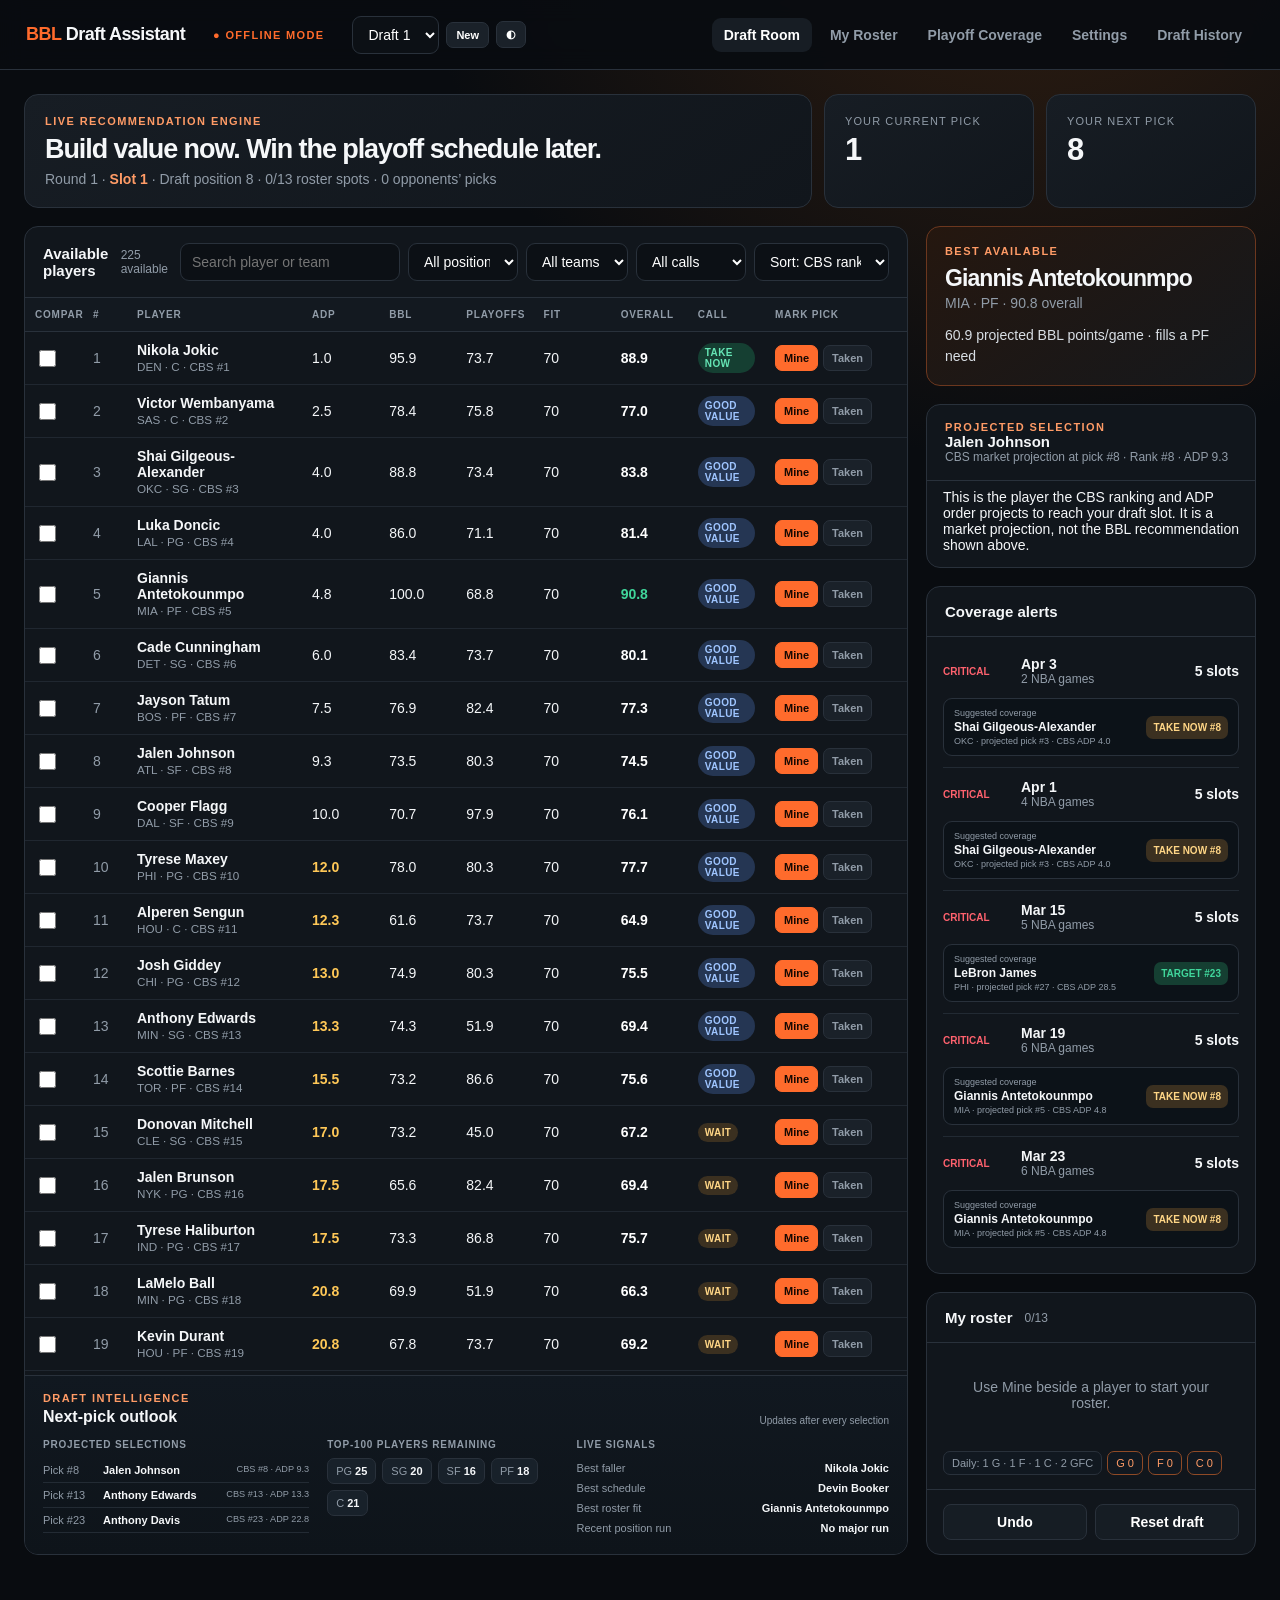
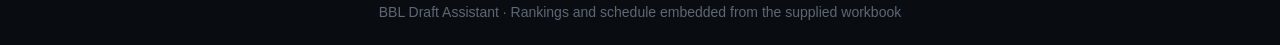
<file: docs/index.html>
<!doctype html>
<html lang="en">
<head>
<meta charset="utf-8">
<meta name="viewport" content="width=device-width,initial-scale=1">
<title>BBL Draft Assistant</title>
<style>
:root{--bg:#090c10;--panel:#11161c;--panel2:#171d24;--line:#29313b;--text:#f5f7f9;--muted:#919ca8;--orange:#ff6b2c;--orange2:#ff9b66;--green:#40d69b;--red:#ff626e;--amber:#ffc857;--blue:#69a9ff;--radius:14px}*{box-sizing:border-box}html{background:var(--bg)}body{margin:0;color:var(--text);background:radial-gradient(circle at 80% -10%,#352011 0,transparent 30%),var(--bg);font-family:Inter,ui-sans-serif,-apple-system,BlinkMacSystemFont,"Segoe UI",sans-serif;font-size:14px}button,input,select{font:inherit}.app{min-height:100vh}.topbar{height:70px;border-bottom:1px solid var(--line);display:flex;align-items:center;gap:28px;padding:0 26px;background:rgba(9,12,16,.94);position:sticky;top:0;z-index:20;backdrop-filter:blur(12px)}.brand{font-size:18px;font-weight:900;letter-spacing:-.03em}.brand b{color:var(--orange)}.live{color:var(--orange);font-size:11px;font-weight:900;letter-spacing:.12em}.nav{display:flex;gap:6px;margin-left:auto}.nav button{background:transparent;color:var(--muted);border:0;padding:9px 12px;border-radius:9px;cursor:pointer;font-weight:700}.nav button.active,.nav button:hover{color:white;background:var(--panel2)}.shell{max-width:1500px;margin:auto;padding:24px}.hero{display:grid;grid-template-columns:minmax(0,1fr) 210px 210px;gap:12px;margin-bottom:18px}.hero-main,.pick-card{background:linear-gradient(145deg,var(--panel2),var(--panel));border:1px solid var(--line);border-radius:var(--radius);padding:20px}.eyebrow{font-size:11px;color:var(--orange2);font-weight:900;letter-spacing:.13em;text-transform:uppercase}.hero h1{font-size:27px;margin:7px 0 6px;letter-spacing:-.04em}.hero p{margin:0;color:var(--muted)}.pick-card span{display:block;color:var(--muted);font-size:11px;text-transform:uppercase;letter-spacing:.1em}.pick-card strong{display:block;font-size:31px;margin-top:5px}.layout{display:grid;grid-template-columns:minmax(0,1fr) 330px;gap:18px}.panel{background:var(--panel);border:1px solid var(--line);border-radius:var(--radius);overflow:hidden}.panel-head{padding:16px 18px;border-bottom:1px solid var(--line);display:flex;align-items:center;gap:12px}.panel-head h2{font-size:15px;margin:0}.count{color:var(--muted);font-size:12px}.tools{display:flex;gap:8px;margin-left:auto}.search,.select,.number{background:#0c1015;border:1px solid var(--line);color:white;border-radius:9px;padding:9px 11px;outline:none}.search{width:220px}.search:focus,.select:focus,.number:focus{border-color:var(--orange)}.select{max-width:110px}.table-wrap{overflow:auto;max-height:680px}table{width:100%;border-collapse:collapse;white-space:nowrap}th{position:sticky;top:0;background:#131920;color:var(--muted);text-align:left;font-size:10px;letter-spacing:.08em;text-transform:uppercase;padding:11px 10px;border-bottom:1px solid var(--line);z-index:2}td{padding:10px;border-bottom:1px solid #202730}tbody tr:hover{background:#171e26}.rank{color:var(--muted);width:42px}.player strong{display:block}.player small{color:var(--muted)}.score{font-weight:900;color:white}.score.high{color:var(--green)}.pill{display:inline-flex;padding:4px 7px;border-radius:999px;font-size:10px;font-weight:900;letter-spacing:.04em}.take{background:#153f32;color:#65e4b4}.good{background:#253653;color:#9fc5ff}.wait{background:#3b3020;color:#ffd686}.actions{display:flex;gap:5px}.action{border:1px solid var(--line);background:#1a2129;color:white;padding:6px 9px;border-radius:7px;font-weight:800;font-size:11px;cursor:pointer}.action:hover{border-color:var(--orange)}.action.mine{background:var(--orange);border-color:var(--orange);color:#160903}.action.taken{color:var(--muted)}.side{display:grid;gap:18px;align-content:start}.recommend{padding:18px;background:linear-gradient(145deg,#25170f,#15181c);border-color:#6c371e}.recommend .name{font-size:23px;font-weight:900;letter-spacing:-.04em;margin:8px 0 3px}.recommend .meta{color:var(--muted)}.recommend .why{margin-top:14px;color:#d8dee4;line-height:1.5}.side-list{padding:8px 16px 14px}.side-row{display:flex;justify-content:space-between;gap:10px;padding:10px 0;border-bottom:1px solid #222a33}.side-row:last-child{border:0}.side-row small{color:var(--muted)}.empty{padding:28px 18px;text-align:center;color:var(--muted)}.btn-row{display:flex;gap:8px;padding:14px 16px;border-top:1px solid var(--line)}.btn{flex:1;padding:9px;border-radius:8px;border:1px solid var(--line);background:#161d24;color:white;cursor:pointer;font-weight:800}.btn:hover{border-color:var(--orange)}.alert{display:grid;grid-template-columns:68px 1fr auto;gap:10px;align-items:center;padding:11px 0;border-bottom:1px solid #222a33}.alert:last-child{border:0}.critical{color:var(--red);font-size:10px;font-weight:900}.open{color:var(--amber);font-size:10px;font-weight:900}.date{font-weight:800}.slots{color:var(--muted);font-size:12px}.view{display:none}.view.active{display:block}.full-grid{display:grid;grid-template-columns:1fr 1fr;gap:18px}.roster-grid{display:grid;grid-template-columns:repeat(auto-fill,minmax(250px,1fr));gap:10px;padding:16px}.roster-card{background:var(--panel2);border:1px solid var(--line);padding:14px;border-radius:10px;display:flex;justify-content:space-between;align-items:center}.roster-card small{color:var(--muted)}.coverage{padding:18px;overflow:auto}.heat{min-width:920px;display:grid;grid-template-columns:130px repeat(21,1fr);gap:4px}.heat>div{min-height:34px;display:flex;align-items:center;justify-content:center;border-radius:5px;background:#151b22;font-size:10px}.heat .label{justify-content:flex-start;padding-left:8px;font-weight:800}.heat .head{color:var(--muted);writing-mode:vertical-rl;height:78px;justify-content:end;padding-bottom:6px}.heat .full{background:#154333;color:#75e5b9}.heat .mid{background:#4b3618;color:#ffd27b}.heat .low{background:#4c2028;color:#ff9da5}.settings{padding:20px;display:grid;grid-template-columns:repeat(2,minmax(240px,1fr));gap:18px}.field{display:grid;gap:7px}.field label{color:var(--muted);font-weight:700}.field input{width:100%}.range-line{display:flex;gap:12px;align-items:center}.range-line input{flex:1}.range-line output{width:42px;text-align:right;font-weight:900}.settings-note{grid-column:1/-1;padding:14px;border-radius:10px;background:#141a21;color:var(--muted);line-height:1.5}.footer{color:#5e6873;text-align:center;padding:25px}.toast{position:fixed;right:20px;bottom:20px;background:white;color:#111;padding:12px 16px;border-radius:9px;font-weight:800;transform:translateY(90px);opacity:0;transition:.2s;z-index:50}.toast.show{transform:none;opacity:1}@media(max-width:1000px){.layout{grid-template-columns:1fr}.side{grid-template-columns:1fr 1fr}.hero{grid-template-columns:1fr 150px 150px}}@media(max-width:720px){.topbar{height:auto;min-height:62px;padding:12px 14px;flex-wrap:wrap;gap:10px}.nav{order:3;width:100%;overflow:auto}.shell{padding:14px}.hero{grid-template-columns:1fr 1fr}.hero-main{grid-column:1/-1}.layout,.full-grid,.side,.settings{grid-template-columns:1fr}.tools{width:100%;margin:0;flex-wrap:wrap}.panel-head{flex-wrap:wrap}.search{width:100%}.hide-mobile{display:none}.table-wrap{max-height:none}.settings-note{grid-column:auto}.pick-card{padding:14px}.pick-card strong{font-size:25px}}
.draft-switcher{display:flex;align-items:center;gap:7px}.draft-switcher select{max-width:170px}.btn.compact{flex:0 0 auto;padding:7px 10px}.sort-select{max-width:135px}.compare-check{accent-color:var(--orange);width:17px;height:17px;cursor:pointer}.compare-bar{position:fixed;left:50%;bottom:18px;transform:translate(-50%,100px);opacity:0;pointer-events:none;display:flex;align-items:center;gap:10px;background:#f5f7f9;color:#111;padding:10px 12px;border-radius:12px;box-shadow:0 16px 50px #0008;z-index:35;transition:.2s}.compare-bar.show{transform:translate(-50%,0);opacity:1;pointer-events:auto}.compare-bar .btn{color:#111;background:#e5e9ed;border-color:#c6ccd2}.modal{position:fixed;inset:0;background:#000b;display:none;align-items:center;justify-content:center;padding:20px;z-index:60}.modal.open{display:flex}.modal-card{width:min(1050px,100%);max-height:90vh;overflow:auto;background:var(--panel);border:1px solid var(--line);border-radius:16px}.modal-card .panel-head{position:sticky;top:0;background:var(--panel);z-index:2}.modal-card .panel-head button{margin-left:auto}.compare-grid{display:grid;grid-template-columns:repeat(auto-fit,minmax(220px,1fr));gap:12px;padding:16px}.compare-card{background:var(--panel2);border:1px solid var(--line);border-radius:12px;padding:16px}.compare-card h3{margin:0 0 3px;font-size:19px}.compare-card .metric{display:flex;justify-content:space-between;padding:8px 0;border-bottom:1px solid var(--line)}.compare-card .metric span{color:var(--muted)}.draft-clock{font-variant-numeric:tabular-nums}.fall{color:var(--green);font-weight:900}.reach{color:var(--amber);font-weight:900}.position-meter{display:flex;gap:5px;flex-wrap:wrap;margin-top:12px}.position-chip{padding:5px 8px;background:#111820;border:1px solid var(--line);border-radius:7px;color:var(--muted);font-size:11px}.position-chip.need{border-color:#8f4a26;color:var(--orange2)}.slot-name{color:var(--orange2);font-weight:900}.history-mine{color:var(--orange2);font-weight:900}.source-line{font-size:11px;color:var(--muted);margin-top:8px}.danger{color:var(--red)!important}.light-mode{--bg:#f3f1eb;--panel:#fff;--panel2:#f7f5ef;--line:#d7d4cc;--text:#17201b;--muted:#68736d;background:#f3f1eb}.light-mode .topbar{background:#f8f6f1eF}.light-mode .search,.light-mode .select,.light-mode .number{background:#fff;color:#17201b}.light-mode th{background:#eeeae1}.light-mode tbody tr:hover{background:#f6f1e8}.light-mode .recommend{background:linear-gradient(145deg,#fff5e9,#fff)}.light-mode .recommend .why{color:#38443e}.light-mode .side-row,.light-mode td{border-color:#e4e1da}.settings-actions{grid-column:1/-1;display:flex;gap:8px;flex-wrap:wrap}.settings-actions .btn{flex:0 0 auto}.lineup-note{align-self:end}.field .number:disabled{opacity:.75;cursor:not-allowed}
@media(max-width:850px){.draft-switcher{width:100%;order:2}.compare-bar{width:calc(100% - 24px);justify-content:center}.hide-tablet{display:none}}
.table-wrap{overflow-y:auto;overflow-x:hidden}.table-wrap table{table-layout:fixed;white-space:normal}.table-wrap th:nth-child(1),.table-wrap td:nth-child(1){width:58px}.table-wrap th:nth-child(2),.table-wrap td:nth-child(2){width:44px}.table-wrap th:nth-child(3),.table-wrap td:nth-child(3){width:185px}.table-wrap th:nth-child(10),.table-wrap td:nth-child(10){width:105px}.table-wrap th:nth-child(11),.table-wrap td:nth-child(11){width:118px}
@media(max-width:850px){.table-wrap{overflow-x:auto}.table-wrap table{min-width:980px;table-layout:auto;white-space:nowrap}}
.layout>section.panel{display:flex;flex-direction:column;height:100%;min-height:0}.layout>section.panel .table-wrap{flex:1 1 0;min-height:400px;max-height:none;overflow-y:auto}.draft-intel{margin-top:auto;flex:0 0 auto;border-top:1px solid var(--line);background:linear-gradient(180deg,#111820,#0e141a);padding:16px 18px}.intel-title{display:flex;align-items:end;justify-content:space-between;gap:12px;margin-bottom:13px}.intel-title h2{font-size:16px;margin:4px 0 0}.intel-title>span{color:var(--muted);font-size:10px}.intel-grid{display:grid;grid-template-columns:1.15fr 1fr 1.35fr;gap:18px}.intel-grid h3{font-size:10px;color:var(--muted);letter-spacing:.08em;text-transform:uppercase;margin:0 0 8px}.intel-row{display:grid;grid-template-columns:52px 1fr auto;gap:8px;padding:6px 0;border-bottom:1px solid #232b34;font-size:11px}.intel-row span,.intel-row small{color:var(--muted)}.intel-row b{overflow:hidden;text-overflow:ellipsis;white-space:nowrap}.scarcity-row{display:flex;gap:6px;flex-wrap:wrap}.scarcity-chip{background:#18212a;border:1px solid var(--line);border-radius:7px;padding:6px 8px;color:var(--muted);font-size:11px}.scarcity-chip b{color:var(--text)}.scarcity-chip.urgent{border-color:#8f4a26;color:var(--orange2)}.intel-signals{min-width:0}.signal{display:flex;justify-content:space-between;gap:10px;padding:4px 0;font-size:11px}.signal span{color:var(--muted)}.signal b{text-align:right;overflow:hidden;text-overflow:ellipsis;white-space:nowrap}.intel-empty{color:var(--muted);font-size:11px}
@media(max-width:1050px){.intel-grid{grid-template-columns:1fr 1fr}.intel-signals{grid-column:1/-1}}@media(max-width:720px){.layout>section.panel{height:auto}.layout>section.panel .table-wrap{flex:none;min-height:0;max-height:540px}.intel-grid{grid-template-columns:1fr}.intel-signals{grid-column:auto}.intel-title>span{display:none}}
.table-wrap th:nth-child(3),.table-wrap td:nth-child(3){width:175px}.table-wrap th:nth-child(10),.table-wrap td:nth-child(10){width:142px}.table-wrap td:nth-child(10) .action{padding:6px 8px}
.coverage-target{grid-column:1/-1;display:flex;align-items:center;justify-content:space-between;gap:10px;background:#0c1218;border:1px solid var(--line);border-radius:9px;padding:9px 10px;margin-top:2px}.coverage-target>div{min-width:0}.coverage-target span,.coverage-target small{display:block;color:var(--muted);font-size:9px}.coverage-target b{display:block;font-size:12px;margin:2px 0;overflow:hidden;text-overflow:ellipsis;white-space:nowrap}.coverage-target>strong{flex:0 0 auto;color:var(--green);font-size:10px;background:#153f32;padding:6px 7px;border-radius:7px}.coverage-target>strong.urgent-target{color:#ffd686;background:#3b3020}

</style>
</head>
<body>
<div class="app">
  <header class="topbar"><div class="brand"><b>BBL</b> Draft Assistant</div><div class="live">● OFFLINE MODE</div><nav class="nav"><button class="active" data-view="draft">Draft Room</button><button data-view="roster">My Roster</button><button data-view="coverage">Playoff Coverage</button><button data-view="settings">Settings</button></nav></header>
  <main class="shell">
    <section id="draft" class="view active">
      <div class="hero"><div class="hero-main"><div class="eyebrow">Live recommendation engine</div><h1>Build value now. Win the playoff schedule later.</h1><p id="heroCopy">Rankings recalculate after every manual pick.</p></div><div class="pick-card"><span>Your current pick</span><strong id="currentPick">8</strong></div><div class="pick-card"><span>Your next pick</span><strong id="nextPick">13</strong></div></div>
      <div class="layout"><section class="panel"><div class="panel-head"><h2>Available players</h2><span class="count" id="availableCount"></span><div class="tools"><input id="search" class="search" placeholder="Search player or team"><select id="position" class="select"><option value="">All positions</option><option>PG</option><option>SG</option><option>SF</option><option>PF</option><option>C</option></select></div></div><div class="table-wrap"><table><thead><tr><th>#</th><th>Player</th><th>ADP</th><th>BBL</th><th>Playoffs</th><th>Fit</th><th>Overall</th><th>Call</th><th>Mark pick</th></tr></thead><tbody id="playerRows"></tbody></table></div></section>
      <aside class="side"><section class="panel recommend"><div class="eyebrow">Best available</div><div class="name" id="bestName">—</div><div class="meta" id="bestMeta"></div><div class="why" id="bestWhy"></div></section><section class="panel"><div class="panel-head"><h2>My roster</h2><span class="count" id="rosterCount"></span></div><div id="miniRoster" class="side-list"></div><div class="btn-row"><button id="undo" class="btn">Undo</button><button id="reset" class="btn">Reset draft</button></div></section><section class="panel"><div class="panel-head"><h2>Coverage alerts</h2></div><div id="miniAlerts" class="side-list"></div></section></aside></div>
    </section>
    <section id="roster" class="view"><div class="hero"><div class="hero-main"><div class="eyebrow">Roster construction</div><h1>My roster</h1><p>Every player marked Mine appears here and contributes to schedule coverage.</p></div><div class="pick-card"><span>Players drafted</span><strong id="rosterTotal">0</strong></div><div class="pick-card"><span>Rounds remaining</span><strong id="roundsRemaining">13</strong></div></div><section class="panel"><div class="panel-head"><h2>Drafted players</h2></div><div id="rosterGrid" class="roster-grid"></div></section></section>
    <section id="coverage" class="view"><div class="hero"><div class="hero-main"><div class="eyebrow">Three playoff periods</div><h1>Daily lineup coverage</h1><p>Green dates are full. Red dates have three or more unused active slots.</p></div><div class="pick-card"><span>Under-covered dates</span><strong id="gapCount">21</strong></div><div class="pick-card"><span>Unused active slots</span><strong id="unusedSlots">105</strong></div></div><section class="panel"><div class="panel-head"><h2>Playoff schedule heatmap</h2></div><div class="coverage"><div id="heatmap" class="heat"></div></div></section></section>
    <section id="settings" class="view"><div class="hero"><div class="hero-main"><div class="eyebrow">Recommendation controls</div><h1>Draft settings</h1><p>Adjust how the assistant balances rankings, playoff strength, and roster fit.</p></div></div><section class="panel"><div class="settings"><div class="field"><label>Maximum active players per day</label><input id="maxActive" class="number" type="number" min="1" max="15"></div><div class="field"><label>Draft label</label><input class="number" value="10-team • 13 rounds • 3RR" disabled></div><div class="field"><label>Player value weight</label><div class="range-line"><input id="weightValue" type="range" min="0" max="100"><output id="outValue"></output></div></div><div class="field"><label>Playoff value weight</label><div class="range-line"><input id="weightPlayoff" type="range" min="0" max="100"><output id="outPlayoff"></output></div></div><div class="field"><label>Roster fit weight</label><div class="range-line"><input id="weightFit" type="range" min="0" max="100"><output id="outFit"></output></div></div><div class="settings-note">Weights are normalized automatically, so they do not need to add to 100. Draft progress and settings are saved only in this browser on this device.</div></div></section></section>
  <section id="history" class="view">
  <div class="hero"><div class="hero-main"><div class="eyebrow">Complete draft record</div><h1>Draft history</h1><p>Every selection is numbered and can be corrected without losing later picks.</p></div><div class="pick-card"><span>Selections entered</span><strong id="historyTotal">0</strong></div><div class="pick-card"><span>Current round</span><strong id="currentRound">1</strong></div></div>
  <section class="panel"><div class="panel-head"><h2>Pick log</h2><div class="tools"><button id="exportCsv" class="btn compact">Export CSV</button><button id="backupDraft" class="btn compact">Download backup</button></div></div><div class="table-wrap"><table><thead><tr><th>Pick</th><th>Round</th><th>Drafting slot</th><th>Player</th><th>Team</th><th>Pos</th><th>Owner</th><th>Action</th></tr></thead><tbody id="historyRows"></tbody></table></div></section>
</section>
<div id="compareBar" class="compare-bar"><span id="compareCount">0 selected</span><button id="openCompare" class="btn compact">Compare players</button><button id="clearCompare" class="btn compact">Clear</button></div>
<div id="compareModal" class="modal" aria-hidden="true"><div class="modal-card"><div class="panel-head"><h2>Player comparison</h2><button id="closeCompare" class="action">Close</button></div><div id="compareGrid" class="compare-grid"></div></div></div>
<input id="restoreInput" type="file" accept="application/json" hidden>
<input id="csvInput" type="file" accept=".csv,text/csv" hidden>

</main><div class="footer">BBL Draft Assistant · Rankings and schedule embedded from the supplied workbook</div>
</div><div id="toast" class="toast"></div>
<script>
const BASE_SEED={"players":[{"rank":1,"name":"Nikola Jokic","pos":"C","team":"DEN","adp":1.0,"value":95.9,"playoff":73.7,"estimated":false,"bblPpg":58.47,"projectionEstimated":false},{"rank":2,"name":"Victor Wembanyama","pos":"C","team":"SAS","adp":2.5,"value":78.4,"playoff":75.8,"estimated":false,"bblPpg":47.76,"projectionEstimated":false},{"rank":3,"name":"Shai Gilgeous-Alexander","pos":"SG","team":"OKC","adp":4.0,"value":88.8,"playoff":73.4,"estimated":false,"bblPpg":54.09,"projectionEstimated":false},{"rank":4,"name":"Luka Doncic","pos":"PG","team":"LAL","adp":4.0,"value":86.0,"playoff":71.1,"estimated":false,"bblPpg":52.38,"projectionEstimated":false},{"rank":5,"name":"Giannis Antetokounmpo","pos":"PF","team":"MIA","adp":4.75,"value":100,"playoff":68.8,"estimated":false,"bblPpg":60.94,"projectionEstimated":false},{"rank":6,"name":"Cade Cunningham","pos":"SG","team":"DET","adp":6.0,"value":83.4,"playoff":73.7,"estimated":false,"bblPpg":50.8,"projectionEstimated":false},{"rank":7,"name":"Jayson Tatum","pos":"PF","team":"BOS","adp":7.5,"value":76.9,"playoff":82.4,"estimated":false,"bblPpg":46.84,"projectionEstimated":false},{"rank":8,"name":"Jalen Johnson","pos":"SF","team":"ATL","adp":9.25,"value":73.5,"playoff":80.3,"estimated":false,"bblPpg":44.81,"projectionEstimated":false},{"rank":9,"name":"Cooper Flagg","pos":"SF","team":"DAL","adp":10.0,"value":70.7,"playoff":97.9,"estimated":false,"bblPpg":43.09,"projectionEstimated":false},{"rank":10,"name":"Tyrese Maxey","pos":"PG","team":"PHI","adp":12.0,"value":78.0,"playoff":80.3,"estimated":false,"bblPpg":47.51,"projectionEstimated":false},{"rank":11,"name":"Alperen Sengun","pos":"C","team":"HOU","adp":12.25,"value":61.6,"playoff":73.7,"estimated":false,"bblPpg":37.51,"projectionEstimated":false},{"rank":12,"name":"Josh Giddey","pos":"PG","team":"CHI","adp":13.0,"value":74.9,"playoff":80.3,"estimated":false,"bblPpg":45.66,"projectionEstimated":false},{"rank":13,"name":"Anthony Edwards","pos":"SG","team":"MIN","adp":13.25,"value":74.3,"playoff":51.9,"estimated":false,"bblPpg":45.26,"projectionEstimated":false},{"rank":14,"name":"Scottie Barnes","pos":"PF","team":"TOR","adp":15.5,"value":73.2,"playoff":86.6,"estimated":false,"bblPpg":44.58,"projectionEstimated":false},{"rank":15,"name":"Donovan Mitchell","pos":"SG","team":"CLE","adp":17.0,"value":73.2,"playoff":45.0,"estimated":false,"bblPpg":44.63,"projectionEstimated":false},{"rank":16,"name":"Jalen Brunson","pos":"PG","team":"NYK","adp":17.5,"value":65.6,"playoff":82.4,"estimated":false,"bblPpg":39.98,"projectionEstimated":false},{"rank":17,"name":"Tyrese Haliburton","pos":"PG","team":"IND","adp":17.5,"value":73.3,"playoff":86.8,"estimated":false,"bblPpg":44.64,"projectionEstimated":false},{"rank":18,"name":"LaMelo Ball","pos":"PG","team":"MIN","adp":20.75,"value":69.9,"playoff":51.9,"estimated":false,"bblPpg":42.6,"projectionEstimated":false},{"rank":19,"name":"Kevin Durant","pos":"PF","team":"HOU","adp":20.75,"value":67.8,"playoff":73.7,"estimated":false,"bblPpg":41.29,"projectionEstimated":false},{"rank":20,"name":"Domantas Sabonis","pos":"C","team":"SAC","adp":21.25,"value":58.8,"playoff":73.7,"estimated":false,"bblPpg":35.84,"projectionEstimated":false},{"rank":21,"name":"Paolo Banchero","pos":"PF","team":"ORL","adp":21.25,"value":67.8,"playoff":93.3,"estimated":false,"bblPpg":41.29,"projectionEstimated":false},{"rank":22,"name":"Karl-Anthony Towns","pos":"C","team":"NYK","adp":22.0,"value":63.5,"playoff":82.4,"estimated":false,"bblPpg":38.72,"projectionEstimated":false},{"rank":23,"name":"Anthony Davis","pos":"C","team":"WAS","adp":22.75,"value":67.2,"playoff":60.5,"estimated":false,"bblPpg":40.97,"projectionEstimated":false},{"rank":24,"name":"James Harden","pos":"PG","team":"CLE","adp":23.5,"value":70.8,"playoff":45.0,"estimated":false,"bblPpg":43.14,"projectionEstimated":false},{"rank":25,"name":"Bam Adebayo","pos":"PF","team":"MIA","adp":26.5,"value":65.4,"playoff":68.8,"estimated":false,"bblPpg":39.83,"projectionEstimated":false},{"rank":26,"name":"LeBron James","pos":"SF","team":"PHI","adp":28.5,"value":78.1,"playoff":80.3,"estimated":false,"bblPpg":47.62,"projectionEstimated":false},{"rank":27,"name":"Deni Avdija","pos":"SG","team":"POR","adp":29.75,"value":66.5,"playoff":82.2,"estimated":false,"bblPpg":40.51,"projectionEstimated":false},{"rank":28,"name":"Jaylen Brown","pos":"SF","team":"PHI","adp":29.75,"value":66.4,"playoff":80.3,"estimated":false,"bblPpg":40.44,"projectionEstimated":false},{"rank":29,"name":"Kawhi Leonard","pos":"SF","team":"TOR","adp":30.25,"value":70.4,"playoff":86.6,"estimated":false,"bblPpg":42.92,"projectionEstimated":false},{"rank":30,"name":"Devin Booker","pos":"SG","team":"PHX","adp":30.5,"value":64.7,"playoff":100.0,"estimated":false,"bblPpg":39.41,"projectionEstimated":false},{"rank":31,"name":"Evan Mobley","pos":"PF","team":"CLE","adp":31.25,"value":69.2,"playoff":45.0,"estimated":false,"bblPpg":42.2,"projectionEstimated":false},{"rank":32,"name":"Stephen Curry","pos":"PG","team":"GSW","adp":33.5,"value":67.7,"playoff":73.7,"estimated":false,"bblPpg":41.28,"projectionEstimated":false},{"rank":33,"name":"Jalen Duren","pos":"C","team":"DET","adp":34.75,"value":55.3,"playoff":73.7,"estimated":false,"bblPpg":33.72,"projectionEstimated":false},{"rank":34,"name":"Franz Wagner","pos":"PF","team":"ORL","adp":35.25,"value":62.4,"playoff":93.3,"estimated":false,"bblPpg":38.04,"projectionEstimated":false},{"rank":35,"name":"Pascal Siakam","pos":"PF","team":"IND","adp":35.75,"value":61.7,"playoff":86.8,"estimated":false,"bblPpg":37.58,"projectionEstimated":false},{"rank":36,"name":"Jamal Murray","pos":"PG","team":"DEN","adp":37.25,"value":65.7,"playoff":73.7,"estimated":false,"bblPpg":40.02,"projectionEstimated":false},{"rank":37,"name":"Amen Thompson","pos":"SG","team":"HOU","adp":39.25,"value":68.7,"playoff":73.7,"estimated":false,"bblPpg":41.89,"projectionEstimated":false},{"rank":38,"name":"Chet Holmgren","pos":"PF","team":"OKC","adp":41.75,"value":52.8,"playoff":73.4,"estimated":false,"bblPpg":32.15,"projectionEstimated":false},{"rank":39,"name":"Austin Reaves","pos":"SG","team":"LAL","adp":42.75,"value":57.1,"playoff":71.1,"estimated":false,"bblPpg":34.8,"projectionEstimated":false},{"rank":40,"name":"Kyrie Irving","pos":"PG","team":"DAL","adp":43.0,"value":66.1,"playoff":97.9,"estimated":false,"bblPpg":40.26,"projectionEstimated":false},{"rank":41,"name":"Trae Young","pos":"PG","team":"WAS","adp":43.25,"value":49.5,"playoff":60.5,"estimated":false,"bblPpg":30.14,"projectionEstimated":false},{"rank":42,"name":"Jalen Williams","pos":"SF","team":"OKC","adp":44.0,"value":63.3,"playoff":73.4,"estimated":false,"bblPpg":38.58,"projectionEstimated":false},{"rank":43,"name":"Trey Murphy III","pos":"SF","team":"NOP","adp":45.0,"value":57.0,"playoff":51.3,"estimated":false,"bblPpg":34.74,"projectionEstimated":false},{"rank":44,"name":"Damian Lillard","pos":"PG","team":"POR","adp":45.75,"value":63.1,"playoff":82.2,"estimated":false,"bblPpg":38.44,"projectionEstimated":false},{"rank":45,"name":"Ivica Zubac","pos":"C","team":"IND","adp":46.75,"value":58.3,"playoff":86.8,"estimated":false,"bblPpg":35.52,"projectionEstimated":false},{"rank":46,"name":"Stephon Castle","pos":"PG","team":"SAS","adp":49.75,"value":52.4,"playoff":75.8,"estimated":false,"bblPpg":31.96,"projectionEstimated":false},{"rank":47,"name":"Cameron Boozer","pos":"PF","team":"MEM","adp":50.5,"value":56.9,"playoff":82.4,"estimated":false,"bblPpg":34.69,"projectionEstimated":false},{"rank":48,"name":"Zion Williamson","pos":"PF","team":"NOP","adp":51.0,"value":63.5,"playoff":51.3,"estimated":false,"bblPpg":38.67,"projectionEstimated":false},{"rank":49,"name":"AJ Dybantsa","pos":"SF","team":"WAS","adp":51.75,"value":57.1,"playoff":60.5,"estimated":false,"bblPpg":34.77,"projectionEstimated":false},{"rank":50,"name":"Joel Embiid","pos":"C","team":"PHI","adp":52.0,"value":63.3,"playoff":80.3,"estimated":false,"bblPpg":38.55,"projectionEstimated":false},{"rank":51,"name":"Darius Acuff Jr.","pos":"PG","team":"SAC","adp":54.25,"value":61.8,"playoff":73.7,"estimated":false,"bblPpg":37.66,"projectionEstimated":false},{"rank":52,"name":"Julius Randle","pos":"PF","team":"BKN","adp":55.25,"value":47.8,"playoff":82.4,"estimated":false,"bblPpg":29.13,"projectionEstimated":false},{"rank":53,"name":"De'Aaron Fox","pos":"PG","team":"SAS","adp":56.0,"value":56.1,"playoff":75.8,"estimated":false,"bblPpg":34.16,"projectionEstimated":false},{"rank":54,"name":"Caleb Wilson","pos":"PF","team":"CHI","adp":56.25,"value":54.8,"playoff":80.3,"estimated":false,"bblPpg":33.38,"projectionEstimated":false},{"rank":55,"name":"Darius Garland","pos":"PG","team":"LAC","adp":57.25,"value":54.1,"playoff":73.7,"estimated":false,"bblPpg":32.97,"projectionEstimated":false},{"rank":56,"name":"Lauri Markkanen","pos":"PF","team":"UTA","adp":57.25,"value":47.3,"playoff":66.7,"estimated":false,"bblPpg":28.8,"projectionEstimated":false},{"rank":57,"name":"Walker Kessler","pos":"C","team":"LAL","adp":58.75,"value":51.9,"playoff":71.1,"estimated":false,"bblPpg":31.64,"projectionEstimated":false},{"rank":58,"name":"Derrick White","pos":"SG","team":"BOS","adp":60.0,"value":56.9,"playoff":82.4,"estimated":false,"bblPpg":34.65,"projectionEstimated":false},{"rank":59,"name":"Josh Hart","pos":"SF","team":"NYK","adp":60.25,"value":58.7,"playoff":82.4,"estimated":false,"bblPpg":35.77,"projectionEstimated":false},{"rank":60,"name":"Ja Morant","pos":"PG","team":"POR","adp":60.5,"value":51.4,"playoff":82.2,"estimated":false,"bblPpg":31.31,"projectionEstimated":false},{"rank":61,"name":"Dyson Daniels","pos":"SG","team":"ATL","adp":60.75,"value":60.5,"playoff":80.3,"estimated":false,"bblPpg":36.87,"projectionEstimated":false},{"rank":62,"name":"Desmond Bane","pos":"SG","team":"ORL","adp":61.5,"value":56.7,"playoff":93.3,"estimated":false,"bblPpg":34.54,"projectionEstimated":false},{"rank":63,"name":"Jarrett Allen","pos":"C","team":"CLE","adp":62.75,"value":52.6,"playoff":45.0,"estimated":false,"bblPpg":32.05,"projectionEstimated":false},{"rank":64,"name":"Keyonte George","pos":"SG","team":"UTA","adp":62.75,"value":49.0,"playoff":66.7,"estimated":false,"bblPpg":29.88,"projectionEstimated":false},{"rank":65,"name":"Rudy Gobert","pos":"C","team":"MIN","adp":63.75,"value":49.6,"playoff":51.9,"estimated":false,"bblPpg":30.25,"projectionEstimated":false},{"rank":66,"name":"Darryn Peterson","pos":"PG","team":"UTA","adp":64.5,"value":53.2,"playoff":66.7,"estimated":false,"bblPpg":32.39,"projectionEstimated":false},{"rank":67,"name":"Brandon Miller","pos":"SG","team":"CHA","adp":64.75,"value":50.7,"playoff":80.3,"estimated":false,"bblPpg":30.89,"projectionEstimated":false},{"rank":68,"name":"Brandon Ingram","pos":"SF","team":"LAC","adp":66.25,"value":56.2,"playoff":73.7,"estimated":false,"bblPpg":34.23,"projectionEstimated":false},{"rank":69,"name":"OG Anunoby","pos":"SF","team":"NYK","adp":67.25,"value":52.3,"playoff":82.4,"estimated":false,"bblPpg":31.89,"projectionEstimated":false},{"rank":70,"name":"Dejounte Murray","pos":"PG","team":"NOP","adp":69.25,"value":52.8,"playoff":51.3,"estimated":false,"bblPpg":32.16,"projectionEstimated":false},{"rank":71,"name":"Kon Knueppel","pos":"SF","team":"CHA","adp":69.5,"value":44.6,"playoff":80.3,"estimated":false,"bblPpg":27.18,"projectionEstimated":false},{"rank":72,"name":"Tyler Herro","pos":"PG","team":"MIL","adp":70.75,"value":55.1,"playoff":73.7,"estimated":false,"bblPpg":33.6,"projectionEstimated":false},{"rank":73,"name":"Jaren Jackson Jr.","pos":"PF","team":"UTA","adp":71.25,"value":46.5,"playoff":66.7,"estimated":false,"bblPpg":28.36,"projectionEstimated":false},{"rank":74,"name":"RJ Barrett","pos":"SG","team":"TOR","adp":73.75,"value":56.2,"playoff":86.6,"estimated":false,"bblPpg":34.23,"projectionEstimated":false},{"rank":75,"name":"Donovan Clingan","pos":"C","team":"POR","adp":74.5,"value":40.4,"playoff":82.2,"estimated":false,"bblPpg":24.65,"projectionEstimated":false},{"rank":76,"name":"Dylan Harper","pos":"PG","team":"SAS","adp":75.5,"value":52.2,"playoff":75.8,"estimated":false,"bblPpg":31.81,"projectionEstimated":false},{"rank":77,"name":"Jalen Green","pos":"SG","team":"PHX","adp":75.5,"value":50.9,"playoff":100.0,"estimated":false,"bblPpg":31.0,"projectionEstimated":false},{"rank":78,"name":"Onyeka Okongwu","pos":"C","team":"ATL","adp":78.25,"value":46.4,"playoff":80.3,"estimated":false,"bblPpg":28.3,"projectionEstimated":false},{"rank":79,"name":"Miles Bridges","pos":"PF","team":"PHX","adp":79.0,"value":48.4,"playoff":100.0,"estimated":false,"bblPpg":29.47,"projectionEstimated":false},{"rank":80,"name":"Immanuel Quickley","pos":"PG","team":"TOR","adp":79.5,"value":53.7,"playoff":86.6,"estimated":false,"bblPpg":32.71,"projectionEstimated":false},{"rank":81,"name":"Michael Porter Jr.","pos":"SF","team":"BKN","adp":79.75,"value":43.2,"playoff":82.4,"estimated":false,"bblPpg":26.34,"projectionEstimated":false},{"rank":82,"name":"Nickeil Alexander-Walker","pos":"SG","team":"ATL","adp":83.0,"value":38.7,"playoff":80.3,"estimated":false,"bblPpg":23.61,"projectionEstimated":false},{"rank":83,"name":"VJ Edgecombe","pos":"SG","team":"PHI","adp":83.75,"value":56.0,"playoff":80.3,"estimated":false,"bblPpg":34.14,"projectionEstimated":false},{"rank":84,"name":"Naz Reid","pos":"C","team":"CHA","adp":84.0,"value":38.5,"playoff":80.3,"estimated":false,"bblPpg":23.49,"projectionEstimated":false},{"rank":85,"name":"Paul George","pos":"SF","team":"BOS","adp":85.5,"value":52.4,"playoff":82.4,"estimated":false,"bblPpg":31.91,"projectionEstimated":false},{"rank":86,"name":"John Collins","pos":"PF","team":"DET","adp":87.25,"value":49.7,"playoff":73.7,"estimated":false,"bblPpg":30.31,"projectionEstimated":false},{"rank":87,"name":"Mikal Bridges","pos":"SG","team":"NYK","adp":91.5,"value":51.9,"playoff":82.4,"estimated":false,"bblPpg":31.62,"projectionEstimated":false},{"rank":88,"name":"Derik Queen","pos":"C","team":"NOP","adp":92.0,"value":34.7,"playoff":51.3,"estimated":false,"bblPpg":21.14,"projectionEstimated":false},{"rank":89,"name":"Coby White","pos":"PG","team":"CHA","adp":92.75,"value":48.0,"playoff":80.3,"estimated":false,"bblPpg":29.27,"projectionEstimated":false},{"rank":90,"name":"Jimmy Butler","pos":"SF","team":"GSW","adp":93.0,"value":61.4,"playoff":73.7,"estimated":false,"bblPpg":37.42,"projectionEstimated":false},{"rank":91,"name":"Matas Buzelis","pos":"SF","team":"CHI","adp":93.5,"value":40.1,"playoff":80.3,"estimated":false,"bblPpg":24.43,"projectionEstimated":false},{"rank":92,"name":"Jakob Poeltl","pos":"C","team":"TOR","adp":93.67,"value":46.4,"playoff":86.6,"estimated":false,"bblPpg":28.25,"projectionEstimated":false},{"rank":93,"name":"Norman Powell","pos":"SG","team":"CHI","adp":94.75,"value":42.8,"playoff":80.3,"estimated":false,"bblPpg":26.06,"projectionEstimated":false},{"rank":94,"name":"Andrew Nembhard","pos":"PG","team":"IND","adp":95.25,"value":51.7,"playoff":86.8,"estimated":false,"bblPpg":31.51,"projectionEstimated":false},{"rank":95,"name":"Alex Sarr","pos":"C","team":"WAS","adp":96.0,"value":43.1,"playoff":60.5,"estimated":false,"bblPpg":26.24,"projectionEstimated":false},{"rank":96,"name":"Kristaps Porzingis","pos":"C","team":"GSW","adp":97.0,"value":44.0,"playoff":73.7,"estimated":false,"bblPpg":26.82,"projectionEstimated":false},{"rank":97,"name":"CJ McCollum","pos":"PG","team":"ATL","adp":97.5,"value":49.3,"playoff":80.3,"estimated":false,"bblPpg":30.05,"projectionEstimated":false},{"rank":98,"name":"Isaiah Hartenstein","pos":"C","team":"OKC","adp":100.75,"value":42.9,"playoff":73.4,"estimated":false,"bblPpg":26.15,"projectionEstimated":false},{"rank":99,"name":"Ryan Rollins","pos":"SG","team":"MIL","adp":102.25,"value":38.0,"playoff":73.7,"estimated":false,"bblPpg":23.13,"projectionEstimated":false},{"rank":100,"name":"Kel'el Ware","pos":"C","team":"MIL","adp":103.0,"value":28.4,"playoff":73.7,"estimated":false,"bblPpg":17.31,"projectionEstimated":false},{"rank":101,"name":"Jaden McDaniels","pos":"SF","team":"MIN","adp":103.5,"value":48.4,"playoff":51.9,"estimated":false,"bblPpg":29.51,"projectionEstimated":false},{"rank":102,"name":"Jalen Suggs","pos":"SG","team":"ORL","adp":103.5,"value":50.2,"playoff":93.3,"estimated":false,"bblPpg":30.6,"projectionEstimated":false},{"rank":103,"name":"Payton Pritchard","pos":"PG","team":"BOS","adp":103.75,"value":48.4,"playoff":82.4,"estimated":false,"bblPpg":29.49,"projectionEstimated":false},{"rank":104,"name":"Ausar Thompson","pos":"SF","team":"DET","adp":104.25,"value":46.7,"playoff":73.7,"estimated":false,"bblPpg":28.43,"projectionEstimated":false},{"rank":105,"name":"Andrew Wiggins","pos":"SF","team":"MIA","adp":104.75,"value":48.1,"playoff":68.8,"estimated":false,"bblPpg":29.34,"projectionEstimated":false},{"rank":106,"name":"Fred VanVleet","pos":"PG","team":"HOU","adp":105.0,"value":45.7,"playoff":73.7,"estimated":false,"bblPpg":27.86,"projectionEstimated":false},{"rank":107,"name":"Nicolas Claxton","pos":"C","team":"CHI","adp":106.5,"value":45.6,"playoff":80.3,"estimated":false,"bblPpg":27.77,"projectionEstimated":false},{"rank":108,"name":"Aaron Gordon","pos":"PF","team":"DEN","adp":107.75,"value":41.4,"playoff":73.7,"estimated":false,"bblPpg":25.21,"projectionEstimated":false},{"rank":109,"name":"Mikel Brown Jr.","pos":"PG","team":"BKN","adp":108.0,"value":49.2,"playoff":82.4,"estimated":false,"bblPpg":29.96,"projectionEstimated":false},{"rank":110,"name":"Cedric Coward","pos":"SG","team":"MEM","adp":108.5,"value":42.4,"playoff":82.4,"estimated":false,"bblPpg":25.84,"projectionEstimated":false},{"rank":111,"name":"Keaton Wagler","pos":"PG","team":"LAC","adp":109.33,"value":48.4,"playoff":73.7,"estimated":false,"bblPpg":29.47,"projectionEstimated":false},{"rank":112,"name":"Saddiq Bey","pos":"SF","team":"NOP","adp":109.5,"value":31.7,"playoff":51.3,"estimated":false,"bblPpg":19.32,"projectionEstimated":false},{"rank":113,"name":"Zach LaVine","pos":"SG","team":"SAC","adp":109.75,"value":47.7,"playoff":73.7,"estimated":false,"bblPpg":29.07,"projectionEstimated":false},{"rank":114,"name":"Brandin Podziemski","pos":"SG","team":"GSW","adp":110.67,"value":47.9,"playoff":73.7,"estimated":false,"bblPpg":29.21,"projectionEstimated":false},{"rank":115,"name":"Collin Sexton","pos":"SG","team":"LAL","adp":112.0,"value":40.5,"playoff":71.1,"estimated":false,"bblPpg":24.69,"projectionEstimated":false},{"rank":116,"name":"Ty Jerome","pos":"SG","team":"MEM","adp":112.25,"value":43.4,"playoff":82.4,"estimated":false,"bblPpg":26.46,"projectionEstimated":false},{"rank":117,"name":"Myles Turner","pos":"C","team":"MIL","adp":112.5,"value":37.1,"playoff":73.7,"estimated":false,"bblPpg":22.59,"projectionEstimated":false},{"rank":118,"name":"DeMar DeRozan","pos":"SF","team":"DEN","adp":112.75,"value":47.2,"playoff":73.7,"estimated":false,"bblPpg":28.74,"projectionEstimated":false},{"rank":119,"name":"Dillon Brooks","pos":"SF","team":"PHX","adp":113.0,"value":38.7,"playoff":100.0,"estimated":false,"bblPpg":23.57,"projectionEstimated":false},{"rank":120,"name":"Nate Ament","pos":"PF","team":"MIL","adp":113.0,"value":33.1,"playoff":73.7,"estimated":false,"bblPpg":20.18,"projectionEstimated":false},{"rank":121,"name":"Jabari Smith","pos":"PF","team":"HOU","adp":114.0,"value":38.7,"playoff":73.7,"estimated":false,"bblPpg":23.61,"projectionEstimated":false},{"rank":122,"name":"Ayo Dosunmu","pos":"PG","team":"MIN","adp":114.25,"value":48.0,"playoff":51.9,"estimated":false,"bblPpg":29.25,"projectionEstimated":false},{"rank":123,"name":"Neemias Queta","pos":"C","team":"BOS","adp":115.0,"value":30.9,"playoff":82.4,"estimated":false,"bblPpg":18.83,"projectionEstimated":false},{"rank":124,"name":"Yaxel Lendeborg","pos":"PF","team":"GSW","adp":115.25,"value":35.3,"playoff":73.7,"estimated":false,"bblPpg":21.54,"projectionEstimated":false},{"rank":125,"name":"Jusuf Nurkic","pos":"C","team":"UTA","adp":117.5,"value":40.2,"playoff":66.7,"estimated":false,"bblPpg":24.52,"projectionEstimated":false},{"rank":126,"name":"Julian Champagnie","pos":"SF","team":"SAS","adp":118.0,"value":21.4,"playoff":75.8,"estimated":false,"bblPpg":13.02,"projectionEstimated":false},{"rank":127,"name":"Dereck Lively II","pos":"C","team":"DAL","adp":118.0,"value":40.7,"playoff":97.9,"estimated":false,"bblPpg":24.78,"projectionEstimated":false},{"rank":128,"name":"Nikola Vucevic","pos":"C","team":"ORL","adp":119.0,"value":30.1,"playoff":93.3,"estimated":false,"bblPpg":18.33,"projectionEstimated":false},{"rank":129,"name":"Bobby Portis","pos":"PF","team":"MIA","adp":119.0,"value":34.6,"playoff":68.8,"estimated":false,"bblPpg":21.11,"projectionEstimated":false},{"rank":130,"name":"Rui Hachimura","pos":"PF","team":"LAC","adp":120.0,"value":35.5,"playoff":73.7,"estimated":false,"bblPpg":21.66,"projectionEstimated":false},{"rank":131,"name":"Jaime Jaquez Jr.","pos":"SF","team":"MIL","adp":120.25,"value":38.7,"playoff":73.7,"estimated":false,"bblPpg":23.6,"projectionEstimated":false},{"rank":132,"name":"Keegan Murray","pos":"PF","team":"SAC","adp":120.75,"value":40.6,"playoff":73.7,"estimated":false,"bblPpg":24.76,"projectionEstimated":false},{"rank":133,"name":"Corey Kispert","pos":"SG","team":"ATL","adp":121.0,"value":17.3,"playoff":80.3,"estimated":false,"bblPpg":10.54,"projectionEstimated":false},{"rank":134,"name":"Zach Edey","pos":"C","team":"MEM","adp":121.0,"value":35.8,"playoff":82.4,"estimated":false,"bblPpg":21.83,"projectionEstimated":false},{"rank":135,"name":"Ace Bailey","pos":"SG","team":"UTA","adp":121.33,"value":34.7,"playoff":66.7,"estimated":false,"bblPpg":21.12,"projectionEstimated":false},{"rank":136,"name":"Kyshawn George","pos":"SF","team":"WAS","adp":122.0,"value":36.3,"playoff":60.5,"estimated":false,"bblPpg":22.1,"projectionEstimated":false},{"rank":137,"name":"Derrick Jones Jr.","pos":"SF","team":"LAC","adp":123.0,"value":31.2,"playoff":73.7,"estimated":false,"bblPpg":18.99,"projectionEstimated":false},{"rank":138,"name":"Dennis Schroder","pos":"PG","team":"CHA","adp":124.0,"value":23.4,"playoff":80.3,"estimated":false,"bblPpg":14.26,"projectionEstimated":false},{"rank":139,"name":"Reed Sheppard","pos":"SG","team":"HOU","adp":124.0,"value":22.9,"playoff":73.7,"estimated":false,"bblPpg":13.96,"projectionEstimated":false},{"rank":140,"name":"Davion Mitchell","pos":"PG","team":"MIA","adp":124.0,"value":39.8,"playoff":68.8,"estimated":false,"bblPpg":24.26,"projectionEstimated":false},{"rank":141,"name":"Cameron Johnson","pos":"SF","team":"DEN","adp":125.67,"value":44.1,"playoff":73.7,"estimated":false,"bblPpg":26.85,"projectionEstimated":false},{"rank":142,"name":"Malik Monk","pos":"SG","team":"SAC","adp":126.0,"value":29.4,"playoff":73.7,"estimated":false,"bblPpg":17.9,"projectionEstimated":false},{"rank":143,"name":"Peyton Watson","pos":"SF","team":"CLE","adp":126.5,"value":39.5,"playoff":45.0,"estimated":false,"bblPpg":24.08,"projectionEstimated":false},{"rank":144,"name":"PJ Washington","pos":"PF","team":"DAL","adp":126.67,"value":43.1,"playoff":97.9,"estimated":false,"bblPpg":26.24,"projectionEstimated":false},{"rank":145,"name":"Tobias Harris","pos":"PF","team":"SAS","adp":127.0,"value":43.2,"playoff":75.8,"estimated":false,"bblPpg":26.34,"projectionEstimated":false},{"rank":146,"name":"Collin Murray-Boyles","pos":"PF","team":"TOR","adp":127.5,"value":26.1,"playoff":86.6,"estimated":false,"bblPpg":15.88,"projectionEstimated":false},{"rank":147,"name":"Anthony Black","pos":"PG","team":"ORL","adp":129.0,"value":33.4,"playoff":93.3,"estimated":false,"bblPpg":20.33,"projectionEstimated":false},{"rank":148,"name":"Ajay Mitchell","pos":"PG","team":"OKC","adp":129.5,"value":23.2,"playoff":73.4,"estimated":false,"bblPpg":14.14,"projectionEstimated":false},{"rank":149,"name":"Kingston Flemings","pos":"PG","team":"ATL","adp":129.67,"value":39.2,"playoff":80.3,"estimated":false,"bblPpg":23.86,"projectionEstimated":false},{"rank":150,"name":"Bennedict Mathurin","pos":"SF","team":"NOP","adp":131.0,"value":23.9,"playoff":51.3,"estimated":false,"bblPpg":14.54,"projectionEstimated":false},{"rank":151,"name":"Draymond Green","pos":"PF","team":"GSW","adp":131.67,"value":42.8,"playoff":73.7,"estimated":false,"bblPpg":26.07,"projectionEstimated":false},{"rank":152,"name":"Christian Braun","pos":"SG","team":"DEN","adp":132.0,"value":47.0,"playoff":73.7,"estimated":false,"bblPpg":28.63,"projectionEstimated":false},{"rank":153,"name":"Day'Ron Sharpe","pos":"C","team":"BKN","adp":132.67,"value":29.9,"playoff":82.4,"estimated":false,"bblPpg":18.22,"projectionEstimated":false},{"rank":154,"name":"Moussa Diabate","pos":"PF","team":"CHA","adp":133.0,"value":32.0,"playoff":80.3,"estimated":false,"bblPpg":19.51,"projectionEstimated":false},{"rank":155,"name":"Wendell Carter Jr.","pos":"C","team":"ORL","adp":133.0,"value":36.5,"playoff":93.3,"estimated":false,"bblPpg":22.27,"projectionEstimated":false},{"rank":156,"name":"Daniel Gafford","pos":"C","team":"DAL","adp":133.0,"value":26.5,"playoff":97.9,"estimated":false,"bblPpg":16.15,"projectionEstimated":false},{"rank":157,"name":"Toumani Camara","pos":"SF","team":"POR","adp":135.33,"value":38.0,"playoff":82.2,"estimated":false,"bblPpg":23.13,"projectionEstimated":false},{"rank":158,"name":"Scotty Pippen Jr.","pos":"PG","team":"MEM","adp":135.5,"value":25.7,"playoff":82.4,"estimated":false,"bblPpg":15.69,"projectionEstimated":false},{"rank":159,"name":"Klay Thompson","pos":"SG","team":"MIA","adp":136.0,"value":32.8,"playoff":68.8,"estimated":false,"bblPpg":19.99,"projectionEstimated":false},{"rank":160,"name":"Maxime Raynaud","pos":"C","team":"SAC","adp":137.0,"value":32.5,"playoff":73.7,"estimated":false,"bblPpg":19.81,"projectionEstimated":false},{"rank":161,"name":"Collin Gillespie","pos":"SG","team":"PHX","adp":137.0,"value":31.7,"playoff":100.0,"estimated":false,"bblPpg":19.34,"projectionEstimated":false},{"rank":162,"name":"Jerami Grant","pos":"PF","team":"MEM","adp":137.33,"value":37.3,"playoff":82.4,"estimated":false,"bblPpg":22.76,"projectionEstimated":false},{"rank":163,"name":"Mitchell Robinson","pos":"C","team":"BOS","adp":138.0,"value":30.9,"playoff":82.4,"estimated":false,"bblPpg":18.85,"projectionEstimated":false},{"rank":164,"name":"Santi Aldama","pos":"C","team":"DAL","adp":139.0,"value":27.3,"playoff":97.9,"estimated":false,"bblPpg":16.64,"projectionEstimated":false},{"rank":165,"name":"Devin Vassell","pos":"SG","team":"SAS","adp":140.0,"value":38.9,"playoff":75.8,"estimated":false,"bblPpg":23.73,"projectionEstimated":false},{"rank":166,"name":"Jonathan Kuminga","pos":"PF","team":"MIN","adp":141.0,"value":36.8,"playoff":51.9,"estimated":false,"bblPpg":22.4,"projectionEstimated":false},{"rank":167,"name":"Morez Johnson Jr.","pos":"PF","team":"DAL","adp":141.5,"value":38.5,"playoff":97.9,"estimated":false,"bblPpg":23.47,"projectionEstimated":false},{"rank":168,"name":"Danny Wolf","pos":"PF","team":"BKN","adp":142.0,"value":22.2,"playoff":82.4,"estimated":false,"bblPpg":13.53,"projectionEstimated":false},{"rank":169,"name":"Quentin Grimes","pos":"SG","team":"LAL","adp":142.0,"value":37.9,"playoff":71.1,"estimated":false,"bblPpg":23.09,"projectionEstimated":false},{"rank":170,"name":"Mark Williams","pos":"C","team":"PHX","adp":144.0,"value":31.1,"playoff":100.0,"estimated":false,"bblPpg":18.97,"projectionEstimated":false},{"rank":171,"name":"Kevin Huerter","pos":"SG","team":"DET","adp":144.0,"value":29.7,"playoff":73.7,"estimated":false,"bblPpg":18.11,"projectionEstimated":false},{"rank":172,"name":"Shaedon Sharpe","pos":"SG","team":"POR","adp":148.0,"value":23.7,"playoff":82.2,"estimated":false,"bblPpg":14.47,"projectionEstimated":false},{"rank":173,"name":"Isaiah Collier","pos":"PG","team":"UTA","adp":149.0,"value":34.0,"playoff":66.7,"estimated":false,"bblPpg":20.69,"projectionEstimated":false},{"rank":174,"name":"De'Andre Hunter","pos":"SF","team":"SAC","adp":152.0,"value":30.8,"playoff":73.7,"estimated":false,"bblPpg":18.75,"projectionEstimated":false},{"rank":175,"name":"Naji Marshall","pos":"SG","team":"DAL","adp":153.0,"value":32.7,"playoff":97.9,"estimated":false,"bblPpg":19.94,"projectionEstimated":false},{"rank":176,"name":"Jeremiah Fears","pos":"PG","team":"NOP","adp":154.0,"value":32.7,"playoff":51.3,"estimated":false,"bblPpg":19.9,"projectionEstimated":false},{"rank":177,"name":"Jrue Holiday","pos":"PG","team":"POR","adp":156.0,"value":42.8,"playoff":82.2,"estimated":false,"bblPpg":26.08,"projectionEstimated":false},{"rank":178,"name":"Khaman Maluach","pos":"C","team":"PHX","adp":178.0,"value":6.9,"playoff":100.0,"estimated":true,"bblPpg":4.18,"projectionEstimated":false},{"rank":179,"name":"Brayden Burries","pos":"SG","team":"MIL","adp":179.0,"value":12.1,"playoff":73.7,"estimated":true,"bblPpg":7.38,"projectionEstimated":false},{"rank":180,"name":"Ron Holland","pos":"SF","team":"DET","adp":180.0,"value":17.7,"playoff":73.7,"estimated":true,"bblPpg":10.8,"projectionEstimated":false},{"rank":181,"name":"Sam Hauser","pos":"SF","team":"BOS","adp":181.0,"value":22.9,"playoff":82.4,"estimated":true,"bblPpg":13.94,"projectionEstimated":false},{"rank":182,"name":"Paul Reed","pos":"C","team":"DET","adp":182.0,"value":20.9,"playoff":73.7,"estimated":true,"bblPpg":12.74,"projectionEstimated":false},{"rank":183,"name":"Zaccharie Risacher","pos":"SF","team":"DAL","adp":183.0,"value":17.3,"playoff":97.9,"estimated":true,"bblPpg":10.56,"projectionEstimated":false},{"rank":184,"name":"Isaiah Joe","pos":"SG","team":"DET","adp":184.0,"value":28.0,"playoff":73.7,"estimated":true,"bblPpg":17.07,"projectionEstimated":false},{"rank":185,"name":"Max Strus","pos":"SG","team":"LAC","adp":185.0,"value":36.0,"playoff":73.7,"estimated":true,"bblPpg":21.92,"projectionEstimated":false},{"rank":186,"name":"Dailyn Swain","pos":"SF","team":"CHI","adp":186.0,"value":10.1,"playoff":80.3,"estimated":true,"bblPpg":6.15,"projectionEstimated":false},{"rank":187,"name":"Tre Johnson","pos":"SG","team":"WAS","adp":187.0,"value":18.2,"playoff":60.5,"estimated":true,"bblPpg":11.08,"projectionEstimated":false},{"rank":188,"name":"Jared McCain","pos":"SG","team":"OKC","adp":188.0,"value":19.4,"playoff":73.4,"estimated":true,"bblPpg":11.85,"projectionEstimated":false},{"rank":189,"name":"Nikola Topic","pos":"PG","team":"OKC","adp":189.0,"value":2.9,"playoff":73.4,"estimated":true,"bblPpg":1.74,"projectionEstimated":false},{"rank":190,"name":"Hannes Steinbach","pos":"PF","team":"CHA","adp":190.0,"value":24.7,"playoff":80.3,"estimated":true,"bblPpg":15.05,"projectionEstimated":false},{"rank":191,"name":"Kasparas Jakucionis","pos":"SG","team":"MIL","adp":191.0,"value":12.9,"playoff":73.7,"estimated":true,"bblPpg":7.86,"projectionEstimated":false},{"rank":192,"name":"Aday Mara","pos":"C","team":"OKC","adp":192.0,"value":27.7,"playoff":73.4,"estimated":true,"bblPpg":16.9,"projectionEstimated":false},{"rank":193,"name":"Chris Cenac Jr.","pos":"PF","team":"BOS","adp":193.0,"value":1.4,"playoff":82.4,"estimated":true,"bblPpg":0.88,"projectionEstimated":false},{"rank":194,"name":"Dylan Cardwell","pos":"C","team":"SAC","adp":194.0,"value":14.8,"playoff":73.7,"estimated":true,"bblPpg":9.04,"projectionEstimated":false},{"rank":195,"name":"Hugo Gonzalez","pos":"SG","team":"BOS","adp":195.0,"value":8.7,"playoff":82.4,"estimated":true,"bblPpg":5.29,"projectionEstimated":false},{"rank":196,"name":"Joan Beringer","pos":"C","team":"MIN","adp":196.0,"value":7.3,"playoff":51.9,"estimated":true,"bblPpg":4.42,"projectionEstimated":false},{"rank":197,"name":"Obi Toppin","pos":"PF","team":"IND","adp":197.0,"value":25.3,"playoff":86.8,"estimated":true,"bblPpg":15.39,"projectionEstimated":false},{"rank":198,"name":"Allen Graves","pos":"PF","team":"TOR","adp":198.0,"value":7.9,"playoff":86.6,"estimated":true,"bblPpg":4.83,"projectionEstimated":false},{"rank":199,"name":"Asa Newell","pos":"PF","team":"ATL","adp":199.0,"value":6.4,"playoff":80.3,"estimated":true,"bblPpg":3.88,"projectionEstimated":false},{"rank":200,"name":"Cameron Carr","pos":"SG","team":"LAL","adp":200.0,"value":9.1,"playoff":71.1,"estimated":true,"bblPpg":5.53,"projectionEstimated":false},{"rank":201,"name":"Carter Bryant","pos":"SF","team":"SAS","adp":201.0,"value":5.9,"playoff":75.8,"estimated":true,"bblPpg":3.57,"projectionEstimated":false},{"rank":202,"name":"Ebuka Okorie","pos":"PG","team":"DET","adp":202.0,"value":14.4,"playoff":73.7,"estimated":true,"bblPpg":8.76,"projectionEstimated":false},{"rank":203,"name":"Gary Payton II","pos":"PG","team":"GSW","adp":203.0,"value":14.5,"playoff":73.7,"estimated":true,"bblPpg":8.83,"projectionEstimated":false},{"rank":204,"name":"Keon Ellis","pos":"SG","team":"BKN","adp":204.0,"value":17.8,"playoff":82.4,"estimated":true,"bblPpg":10.85,"projectionEstimated":false},{"rank":205,"name":"Koa Peat","pos":"PF","team":"PHX","adp":205.0,"value":13.4,"playoff":100.0,"estimated":true,"bblPpg":8.15,"projectionEstimated":false},{"rank":206,"name":"Moses Moody","pos":"SG","team":"GSW","adp":206.0,"value":26.5,"playoff":73.7,"estimated":true,"bblPpg":16.12,"projectionEstimated":false},{"rank":207,"name":"Ben Simmons","pos":"SG","team":"SAC","adp":207.0,"value":21.0,"playoff":73.7,"estimated":true,"bblPpg":12.82,"projectionEstimated":false},{"rank":208,"name":"Bradley Beal","pos":"SG","team":"LAC","adp":208.0,"value":23.3,"playoff":73.7,"estimated":true,"bblPpg":14.22,"projectionEstimated":false},{"rank":209,"name":"Christian Anderson","pos":"PG","team":"CHA","adp":209.0,"value":9.4,"playoff":80.3,"estimated":true,"bblPpg":5.74,"projectionEstimated":false},{"rank":210,"name":"Labaron Philon","pos":"PG","team":"PHI","adp":210.0,"value":7.4,"playoff":80.3,"estimated":true,"bblPpg":4.51,"projectionEstimated":false},{"rank":211,"name":"T.J. McConnell","pos":"PG","team":"IND","adp":211.0,"value":30.5,"playoff":86.8,"estimated":true,"bblPpg":18.61,"projectionEstimated":false},{"rank":212,"name":"Adou Thiero","pos":"SF","team":"LAL","adp":212.0,"value":0,"playoff":71.1,"estimated":true,"bblPpg":-0.38,"projectionEstimated":false},{"rank":213,"name":"Isaiah Evans","pos":"SG","team":"MIN","adp":213.0,"value":7.5,"playoff":51.9,"estimated":true,"bblPpg":4.59,"projectionEstimated":false},{"rank":214,"name":"Baylor Scheierman","pos":"SG","team":"BOS","adp":214.0,"value":19.8,"playoff":82.4,"estimated":true,"bblPpg":12.04,"projectionEstimated":false},{"rank":215,"name":"Bogdan Bogdanovic","pos":"SG","team":"HOU","adp":215.0,"value":18.7,"playoff":73.7,"estimated":true,"bblPpg":11.37,"projectionEstimated":false},{"rank":216,"name":"Carmelo Anthony","pos":"PF","team":"LAL","adp":216.0,"value":17.8,"playoff":71.1,"estimated":true,"bblPpg":10.87,"projectionEstimated":true},{"rank":217,"name":"Charles Bassey","pos":"C","team":"GSW","adp":217.0,"value":17.0,"playoff":73.7,"estimated":true,"bblPpg":10.36,"projectionEstimated":true},{"rank":218,"name":"Dom Barlow","pos":"PF","team":"PHI","adp":218.0,"value":16.2,"playoff":80.3,"estimated":true,"bblPpg":9.86,"projectionEstimated":false},{"rank":219,"name":"Dru Smith","pos":"SG","team":"MIA","adp":219.0,"value":23.7,"playoff":68.8,"estimated":true,"bblPpg":14.44,"projectionEstimated":false},{"rank":220,"name":"Michael Beasley","pos":"SF","team":"BKN","adp":220.0,"value":21.0,"playoff":82.4,"estimated":true,"bblPpg":12.77,"projectionEstimated":true},{"rank":221,"name":"Moe Wagner","pos":"C","team":"BKN","adp":221.0,"value":18.2,"playoff":82.4,"estimated":true,"bblPpg":11.11,"projectionEstimated":false},{"rank":222,"name":"Noah Penda","pos":"SF","team":"ORL","adp":222.0,"value":7.2,"playoff":93.3,"estimated":true,"bblPpg":4.4,"projectionEstimated":false},{"rank":223,"name":"Rocco Zikarsky","pos":"C","team":"MIN","adp":223.0,"value":9.6,"playoff":51.9,"estimated":true,"bblPpg":5.83,"projectionEstimated":false},{"rank":224,"name":"Sion James","pos":"SG","team":"CHA","adp":224.0,"value":15.4,"playoff":80.3,"estimated":true,"bblPpg":9.38,"projectionEstimated":false},{"rank":225,"name":"Terrence Shannon Jr.","pos":"SG","team":"MIN","adp":225.0,"value":9.4,"playoff":51.9,"estimated":true,"bblPpg":5.74,"projectionEstimated":false}],"dates":["2027-03-15","2027-03-16","2027-03-17","2027-03-18","2027-03-19","2027-03-20","2027-03-21","2027-03-22","2027-03-23","2027-03-24","2027-03-25","2027-03-26","2027-03-27","2027-03-28","2027-03-29","2027-03-30","2027-03-31","2027-04-01","2027-04-02","2027-04-03","2027-04-04"],"schedules":{"ATL":[true,false,true,false,true,true,false,true,false,true,false,false,true,false,true,false,true,false,true,false,true],"BKN":[true,false,true,true,false,false,true,false,true,false,true,false,false,true,true,false,true,false,true,false,true],"BOS":[false,true,false,true,false,false,true,false,true,true,false,false,true,true,false,true,false,true,true,false,true],"CHA":[false,true,false,true,false,true,false,true,false,true,false,true,false,true,false,true,false,true,true,false,true],"CHI":[true,false,true,false,false,true,false,true,false,true,true,false,true,false,true,false,true,false,true,false,true],"CLE":[false,true,false,true,false,true,false,true,false,false,true,false,false,false,true,false,true,true,false,false,true],"DAL":[true,false,true,false,true,false,true,true,false,true,false,true,false,true,true,false,true,false,true,false,true],"DEN":[false,true,false,true,false,true,true,false,false,true,true,false,false,true,true,false,true,false,true,false,true],"DET":[false,true,false,true,false,true,false,true,false,true,true,false,true,false,true,false,true,false,true,false,true],"GSW":[false,true,true,false,true,false,false,true,false,true,true,false,true,false,true,false,true,false,true,false,true],"HOU":[false,true,true,false,true,false,false,true,false,true,true,false,false,true,false,true,true,false,true,false,true],"IND":[true,true,false,true,false,true,false,true,false,true,true,false,false,false,true,true,false,true,false,false,true],"LAC":[false,true,false,true,false,true,false,true,false,true,false,true,true,false,true,false,true,false,true,false,true],"LAL":[false,true,true,false,true,false,true,false,true,false,true,false,false,true,false,true,false,true,false,false,true],"MEM":[true,false,true,true,false,true,false,true,false,true,true,false,false,true,false,true,false,false,true,false,true],"MIA":[false,false,true,false,true,false,true,false,true,false,true,false,true,false,true,true,false,false,true,false,true],"MIL":[false,true,false,true,false,true,false,true,false,true,false,true,true,false,true,false,true,false,true,false,true],"MIN":[false,true,false,true,false,false,false,true,false,true,false,true,false,true,true,false,true,false,true,false,true],"NOP":[false,true,false,true,true,false,true,false,true,false,false,true,false,true,false,false,true,false,false,true,false],"NYK":[false,true,true,false,false,true,false,false,true,true,false,true,false,true,false,true,false,true,true,false,true],"OKC":[false,true,true,false,false,true,false,false,true,true,false,true,false,true,false,true,false,true,false,true,false],"ORL":[true,true,false,true,false,true,false,true,false,true,false,true,false,true,false,true,false,true,false,true,false],"PHI":[true,false,true,true,false,false,true,false,true,true,false,true,false,true,false,false,true,false,true,false,true],"PHX":[true,false,true,false,true,false,true,false,true,true,false,true,false,true,true,false,true,false,true,false,true],"POR":[false,true,true,false,true,false,true,false,true,false,false,true,true,false,false,true,true,false,true,false,true],"SAC":[false,true,true,false,true,false,true,true,false,true,false,false,true,false,true,false,true,false,true,false,true],"SAS":[false,true,false,true,true,false,true,false,false,true,true,false,true,false,true,false,true,false,true,false,true],"TOR":[true,false,false,true,true,false,true,false,true,false,true,false,true,true,false,false,true,false,true,false,true],"UTA":[false,false,true,true,false,false,true,false,true,false,true,false,true,true,false,true,false,false,true,false,true],"WAS":[false,true,false,true,false,true,false,true,false,true,false,false,true,true,false,false,true,false,true,true,false]},"opponents":{"ATL":["@DAL","","@UTA","","@LAL","@LAC","","@GSW","","@SAC","","","UTA","","MIN","","LAC","","@TOR","","@PHI"],"BKN":["IND","","@HOU","@SAS","","","SAC","","BOS","","DEN","","","MEM","GSW","","CLE","","NYK","","@MIL"],"BOS":["","SAC","","ORL","","","NOP","","@BKN","SAS","","","@MIA","@NOP","","@IND","","@CLE","MIA","","@NYK"],"CHA":["","@OKC","","@NOP","","@DET","","@MEM","","DET","","NYK","","UTA","","MIA","","@NYK","@MIL","","@CLE"],"CHI":["ORL","","@PHI","","","@CLE","","SAC","","ORL","@MEM","","LAC","","IND","","@WAS","","DET","","@HOU"],"CLE":["","@GSW","","@DEN","","CHI","","HOU","","","LAL","","","","MIA","","@BKN","BOS","","","CHA"],"DAL":["ATL","","@OKC","","@SAS","","@LAL","@LAC","","@MIN","","NOP","","@WAS","@MIL","","DEN","","SAC","","MIN"],"DEN":["","@LAC","","CLE","","@ORL","@MIA","","","@WAS","@BKN","","","PHI","@SAC","","@DAL","","@PHX","","MEM"],"DET":["","@IND","","@MIL","","CHA","","@MIN","","@CHA","HOU","","SAS","","LAC","","TOR","","@CHI","","MIA"],"GSW":["","CLE","MEM","","POR","","","ATL","","PHI","TOR","","@WAS","","@BKN","","@PHI","","@MIN","","@SAC"],"HOU":["","SAS","BKN","","@NOP","","","@CLE","","@NYK","@DET","","","LAL","","@POR","@POR","","MEM","","CHI"],"IND":["@BKN","DET","","TOR","","@MIL","","@ORL","","MEM","SAS","","","","@CHI","BOS","","ORL","","","@TOR"],"LAC":["","DEN","","MEM","","ATL","","DAL","","MIL","","@OKC","@CHI","","@DET","","@ATL","","SAS","","PHX"],"LAL":["","@POR","PHX","","ATL","","DAL","","@MIA","","@CLE","","","@HOU","","@MEM","","@OKC","","","SAS"],"MEM":["PHX","","@GSW","@LAC","","OKC","","CHA","","@IND","CHI","","","@BKN","","LAL","","","@HOU","","@DEN"],"MIA":["","","@POR","","@PHX","","DEN","","LAL","","UTA","","BOS","","@CLE","@CHA","","","@BOS","","@DET"],"MIL":["","ORL","","DET","","IND","","WAS","","@LAC","","@PHX","@POR","","DAL","","NOP","","CHA","","BKN"],"MIN":["","@NOP","","@UTA","","","","DET","","DAL","","ORL","","OKC","@ATL","","SAC","","GSW","","@DAL"],"NOP":["","MIN","","CHA","HOU","","@BOS","","@NYK","","","@DAL","","BOS","","","@MIL","","","@OKC",""],"NYK":["","@WAS","SAC","","","WAS","","","NOP","HOU","","@CHA","","@ORL","","@ORL","","CHA","@BKN","","BOS"],"OKC":["","CHA","DAL","","","@MEM","","","@PHX","@PHX","","LAC","","@MIN","","@UTA","","LAL","","NOP",""],"ORL":["@CHI","@MIL","","@BOS","","DEN","","IND","","@CHI","","@MIN","","NYK","","NYK","","@IND","","WAS",""],"PHI":["TOR","","CHI","@WAS","","","SAS","","@UTA","@GSW","","@POR","","@DEN","","","GSW","","@WAS","","ATL"],"PHX":["@MEM","","@LAL","","MIA","","POR","","OKC","OKC","","MIL","","TOR","@SAS","","@SAS","","DEN","","@LAC"],"POR":["","LAL","MIA","","@GSW","","@PHX","","TOR","","","PHI","MIL","","","HOU","HOU","","UTA","","@UTA"],"SAC":["","@BOS","@NYK","","@TOR","","@BKN","@CHI","","ATL","","","TOR","","DEN","","@MIN","","@DAL","","GSW"],"SAS":["","@HOU","","BKN","DAL","","@PHI","","","@BOS","@IND","","@DET","","PHX","","PHX","","@LAC","","@LAL"],"TOR":["@PHI","","","@IND","SAC","","@UTA","","@POR","","@GSW","","@SAC","@PHX","","","@DET","","ATL","","IND"],"UTA":["","","ATL","MIN","","","TOR","","PHI","","@MIA","","@ATL","@CHA","","OKC","","","@POR","","POR"],"WAS":["","NYK","","PHI","","@NYK","","@MIL","","DEN","","","GSW","DAL","","","CHI","","PHI","@ORL",""]},"nbaGames":[5,10,8,9,6,7,7,8,6,11,7,6,7,9,8,6,10,4,12,2,13],"settings":{"teams":10,"format":"Third Round Reversal (3RR)","slot":8,"rounds":13,"maxActive":5,"weights":[0.7,0.2,0.1],"picks":[8,13,23,38,43,58,63,78,83,98,103,118,123],"source":"CBS Sports NBA ADP (1\u2013177) with CBS-ranked deep pool estimates (178\u2013225)","sourceUrl":"https://www.cbssports.com/fantasy/basketball/draft/averages/","sourceDate":"2026-10-07"}};
const STORE='bbl-draft-assistant-v4';
const DEFAULT_SLOTS={G:1,F:1,C:1,GFC:2,BENCH:8};
const $=s=>document.querySelector(s), $$=s=>[...document.querySelectorAll(s)];
const esc=s=>String(s??'').replace(/[&<>"']/g,c=>({'&':'&amp;','<':'&lt;','>':'&gt;','"':'&quot;',"'":'&#39;'}[c]));
const freshDraft=(name='Draft 1')=>({name,mine:[],taken:[],history:[],maxActive:5,draftSlot:BASE_SEED.settings.slot,weights:[...BASE_SEED.settings.weights],slots:{...DEFAULT_SLOTS},compare:[],theme:'dark',created:new Date().toISOString()});
let db={activeId:'draft-1',drafts:{'draft-1':freshDraft()},customPlayers:null};
try{const saved=JSON.parse(localStorage.getItem(STORE));if(saved?.drafts)db=saved}catch(e){}
let state=db.drafts[db.activeId]||freshDraft();
Object.values(db.drafts).forEach(d=>{d.maxActive=5;d.draftSlot=Math.max(1,Math.min(BASE_SEED.settings.teams,Number(d.draftSlot)||BASE_SEED.settings.slot));d.slots={...DEFAULT_SLOTS}});
let players=db.customPlayers||BASE_SEED.players;
let visiblePlayers=[];
const save=()=>{db.drafts[db.activeId]=state;db.customPlayers=db.customPlayers;localStorage.setItem(STORE,JSON.stringify(db))};
const toast=msg=>{const t=$('#toast');t.textContent=msg;t.classList.add('show');setTimeout(()=>t.classList.remove('show'),1700)};
const download=(name,text,type='application/json')=>{const a=document.createElement('a');a.href=URL.createObjectURL(new Blob([text],{type}));a.download=name;a.click();setTimeout(()=>URL.revokeObjectURL(a.href),1000)};
const drafted=()=>players.filter(p=>state.mine.includes(p.name));
const selectedNames=()=>new Set([...state.mine,...state.taken]);
function pickOrder(pick){const n=BASE_SEED.settings.teams,round=Math.ceil(pick/n),within=(pick-1)%n+1;let reverse=round===2||round===3||(round>=5&&round%2===1);return {round,slot:reverse?n-within+1:within}}
function nextMyPick(){for(let p=state.history.length+1;p<=BASE_SEED.settings.teams*BASE_SEED.settings.rounds;p++)if(pickOrder(p).slot===state.draftSlot)return p;return '—'}
function positionGroup(pos){return pos==='PG'||pos==='SG'?'G':pos==='SF'||pos==='PF'?'F':'C'}
function activeLineup(playersToday){const counts={G:0,F:0,C:0};playersToday.forEach(p=>counts[positionGroup(p.pos)]++);const dedicated=Math.min(1,counts.G)+Math.min(1,counts.F)+Math.min(1,counts.C),remaining=playersToday.length-dedicated;return Math.min(5,dedicated+Math.min(2,remaining))}
function scheduleLoads(roster=drafted()){return BASE_SEED.dates.map((_,i)=>activeLineup(roster.filter(p=>BASE_SEED.schedules[p.team]?.[i])))}
function positionNeed(p){const group=positionGroup(p.pos),counts={G:0,F:0,C:0};drafted().forEach(x=>counts[positionGroup(x.pos)]++);const minimum={G:1,F:1,C:1}[group],balanced={G:4,F:4,C:3}[group],count=counts[group];if(count<minimum)return 100;return Math.max(35,Math.min(92,76+(balanced-count)*10))}
function scarcity(p){const available=players.filter(x=>!selectedNames().has(x.name)&&x.pos===p.pos&&x.adp<=(state.history.length+35)).length;return Math.max(0,Math.min(10,(8-available)*1.5))}
function fitScore(p){if(!state.mine.length)return 70;const roster=drafted(),before=scheduleLoads(roster),after=scheduleLoads([...roster,p]),games=BASE_SEED.schedules[p.team]||[];let useful=0,total=0;games.forEach((g,i)=>{if(!g)return;total++;if(after[i]>before[i])useful+=BASE_SEED.nbaGames[i]<=5?1.12:BASE_SEED.nbaGames[i]<=7?1.06:1});const schedule=total?Math.min(100,useful/total*100):35;return Math.round(schedule*.85+positionNeed(p)*.15)}
function availabilityAtNextPick(p){const target=Number(nextMyPick());if(!Number.isFinite(target))return 0;const spread=p.estimated?13:9;return 1/(1+Math.exp((target-p.adp)/spread))}
function availabilityAtPick(p,target){const spread=p.estimated?13:9;return 1/(1+Math.exp((target-p.adp)/spread))}
function explanation(p){const parts=[];const now=state.history.length+1;if(p.adp<now-5)parts.push(`${Math.round(now-p.adp)} picks past CBS ADP`);parts.push(`${p.bblPpg.toFixed(1)} projected BBL points/game${p.projectionEstimated?' (estimated)':''}`);if(p.fit>=82)parts.push('adds usable games on open roster dates');if(positionNeed(p)>=80)parts.push(`fills a ${p.pos} need`);if(p.playoff>=85)parts.push('elite P22–P24 schedule');return parts.slice(0,3).join(' · ')}
function scoredPlayers(){const sum=state.weights.reduce((a,b)=>a+b,0)||1;return players.map(p=>{const fit=fitScore(p),overall=(p.value*state.weights[0]+p.playoff*state.weights[1]+fit*state.weights[2])/sum,availability=availabilityAtNextPick(p);const call=availability<.35?'TAKE NOW':availability>.72?'WAIT':'GOOD VALUE';const item={...p,fit,overall,call,availability};item.why=explanation(item);return item}).filter(p=>!selectedNames().has(p.name)).sort((a,b)=>b.overall-a.overall||a.adp-b.adp)}
function projectedDraftPath(limit=3){let pool=scoredPlayers().map(p=>({...p,marketOrder:p.rank*.65+p.adp*.35})),pick=state.history.length+1;const results=[];while(pool.length&&pick<=BASE_SEED.settings.teams*BASE_SEED.settings.rounds&&results.length<limit){const order=pickOrder(pick);pool.sort((a,b)=>a.marketOrder-b.marketOrder||b.overall-a.overall);const choice=pool.shift();if(order.slot===state.draftSlot)results.push({...choice,target:pick,model:'CBS ranking + ADP simulation'});pick++;}return results}
function projectedSelection(){return projectedDraftPath(1)[0]||null}
function targetPickForPlayer(player){const current=state.history.length+1,market=Math.round(player.rank*.65+player.adp*.35),future=[];for(let p=current;p<=BASE_SEED.settings.teams*BASE_SEED.settings.rounds;p++)if(pickOrder(p).slot===state.draftSlot)future.push(p);if(!future.length)return {market,target:'—',urgent:false};const before=future.filter(p=>p<=market);const target=before.length?before[before.length-1]:future[0];return {market,target,urgent:target>market}}
function rebuildLists(){state.mine=state.history.filter(x=>x.owner==='mine').map(x=>x.name);state.taken=state.history.filter(x=>x.owner==='taken').map(x=>x.name)}
function mark(name,owner){if(selectedNames().has(name))return;const pick=state.history.length+1,order=pickOrder(pick);state.history.push({pick,round:order.round,slot:order.slot,name,owner,time:new Date().toISOString()});rebuildLists();save();render();toast(owner==='mine'?'Added to your roster':'Opponent pick recorded')}
function undo(){if(!state.history.length)return toast('Nothing to undo');state.history.pop();rebuildLists();save();render();toast('Last selection undone')}
function removePick(index){state.history.splice(index,1);state.history.forEach((x,i)=>{const o=pickOrder(i+1);x.pick=i+1;x.round=o.round;x.slot=o.slot});rebuildLists();save();render()}
function resetDraft(){if(!confirm('Reset every selection in this draft?'))return;state.history=[];rebuildLists();save();render();toast('Draft reset')}
function filteredPlayers(){let list=scoredPlayers(),q=$('#search').value.trim().toLowerCase(),pos=$('#position').value,team=$('#teamFilter')?.value||'',call=$('#callFilter')?.value||'',sort=$('#sortPlayers')?.value||'rank';if(q)list=list.filter(p=>(p.name+' '+p.team).toLowerCase().includes(q));if(pos)list=list.filter(p=>p.pos===pos);if(team)list=list.filter(p=>p.team===team);if(call)list=list.filter(p=>p.call===call);const dir=sort==='adp'||sort==='rank'?1:-1;list.sort((a,b)=>(a[sort]-b[sort])*dir||a.rank-b.rank);return list}
function renderDraft(){visiblePlayers=filteredPlayers();$('#availableCount').textContent=`${visiblePlayers.length} available`;$('#playerRows').innerHTML=visiblePlayers.map((p,i)=>{const delta=state.history.length+1-p.adp;return `<tr><td><input class="compare-check" type="checkbox" data-compare="${esc(p.name)}" ${state.compare.includes(p.name)?'checked':''}></td><td class="rank">${i+1}</td><td class="player"><strong>${esc(p.name)}</strong><small>${esc(p.team)} · ${esc(p.pos)} · CBS #${p.rank}${p.estimated?' · DEEP POOL':''}</small></td><td class="${delta>5?'fall':delta<-10?'reach':''}">${p.estimated?'~':''}${p.adp.toFixed(1)}</td><td>${p.value.toFixed(1)}</td><td>${p.playoff.toFixed(1)}</td><td>${p.fit}</td><td class="score ${p.overall>=90?'high':''}">${p.overall.toFixed(1)}</td><td><span class="pill ${p.call==='TAKE NOW'?'take':p.call==='WAIT'?'wait':'good'}">${p.call}</span></td><td><div class="actions"><button class="action mine" data-mine="${esc(p.name)}">Mine</button><button class="action taken" data-taken="${esc(p.name)}">Taken</button></div></td></tr>`}).join('');const best=scoredPlayers()[0];if(best){$('#bestName').textContent=best.name;$('#bestMeta').textContent=`${best.team} · ${best.pos} · ${best.overall.toFixed(1)} overall`;$('#bestWhy').textContent=best.why}const projected=projectedSelection();if(projected){$('#projectedName').textContent=projected.name;$('#projectedMeta').textContent=`Projected at your pick #${projected.target} · CBS ADP ${projected.estimated?'~':''}${projected.adp.toFixed(1)}`;$('#projectedWhy').textContent=`${Math.round(projected.availability*100)}% estimated chance to remain available · ${projected.why}`}const pick=state.history.length+1,order=pickOrder(pick);$('#currentPick').textContent=pick>BASE_SEED.settings.teams*BASE_SEED.settings.rounds?'—':pick;$('#nextPick').textContent=nextMyPick();$('#heroCopy').innerHTML=`Round ${order.round} · <span class="slot-name">Slot ${order.slot} ${order.slot===state.draftSlot?'(YOU)':''}</span> · Draft position ${state.draftSlot} · ${state.mine.length}/${BASE_SEED.settings.rounds} roster spots · ${state.taken.length} opponents’ picks`;const mine=drafted();$('#rosterCount').textContent=`${mine.length}/${BASE_SEED.settings.rounds}`;const counts=['G','F','C'].map(group=>({group,n:mine.filter(x=>positionGroup(x.pos)===group).length,need:positionNeed({pos:group==='G'?'PG':group==='F'?'SF':'C'})>=80}));$('#miniRoster').innerHTML=(mine.length?mine.slice(-5).reverse().map(p=>`<div class="side-row"><div><b>${esc(p.name)}</b><br><small>${p.team} · ${p.pos}</small></div><b>${p.value.toFixed(1)}</b></div>`).join(''):'<div class="empty">Use Mine beside a player to start your roster.</div>')+`<div class="position-meter"><span class="position-chip">Daily: 1 G · 1 F · 1 C · 2 GFC</span>${counts.map(x=>`<span class="position-chip ${x.need?'need':''}">${x.group} ${x.n}</span>`).join('')}</div>`;renderAlerts();renderCompareBar()}
function renderAlerts(){const loads=scheduleLoads(),available=scoredPlayers(),gaps=BASE_SEED.dates.map((date,i)=>({date,i,load:loads[i],open:Math.max(0,state.maxActive-loads[i]),games:BASE_SEED.nbaGames[i]})).filter(x=>x.open>0).sort((a,b)=>b.open-a.open||a.games-b.games);$('#miniAlerts').innerHTML=gaps.slice(0,5).map(g=>{const suggested=available.filter(p=>BASE_SEED.schedules[p.team]?.[g.i]).sort((a,b)=>b.overall-a.overall||a.rank-b.rank)[0],draft=suggested?targetPickForPlayer(suggested):null;return `<div class="alert"><div class="${g.open>=3?'critical':'open'}">${g.open>=3?'CRITICAL':'OPEN'}</div><div><div class="date">${new Date(g.date+'T12:00:00').toLocaleDateString(undefined,{month:'short',day:'numeric'})}</div><div class="slots">${g.games} NBA games</div></div><b>${g.open} slots</b>${suggested?`<div class="coverage-target"><div><span>Suggested coverage</span><b>${esc(suggested.name)}</b><small>${suggested.team} · projected pick #${draft.market} · CBS ADP ${suggested.estimated?'~':''}${suggested.adp.toFixed(1)}</small></div><strong class="${draft.urgent?'urgent-target':''}">${draft.urgent?'TAKE NOW':'TARGET'} #${draft.target}</strong></div>`:''}</div>`}).join('')||'<div class="empty">Every playoff date is fully covered.</div>';$('#gapCount').textContent=gaps.length;$('#unusedSlots').textContent=gaps.reduce((s,g)=>s+g.open,0)}
function renderRoster(){const mine=drafted();$('#rosterTotal').textContent=mine.length;$('#roundsRemaining').textContent=Math.max(0,BASE_SEED.settings.rounds-mine.length);$('#rosterGrid').innerHTML=mine.length?mine.map(p=>`<div class="roster-card"><div><b>${esc(p.name)}</b><br><small>${p.team} · ${p.pos} · ADP ${p.adp.toFixed(1)}</small></div><button class="action" data-remove-name="${esc(p.name)}">Remove</button></div>`).join(''):'<div class="empty">No players drafted yet.</div>'}
function renderCoverage(){const loads=scheduleLoads();let html='<div class="label">Period</div>'+BASE_SEED.dates.map((d,i)=>`<div class="head">P${i<7?22:i<14?23:24} · ${new Date(d+'T12:00:00').toLocaleDateString(undefined,{month:'short',day:'numeric'})}</div>`).join('');html+='<div class="label">My players</div>'+loads.map(n=>`<div class="${n>=state.maxActive?'full':n>=state.maxActive-2?'mid':'low'}">${n}/${state.maxActive}</div>`).join('');html+='<div class="label">NBA games</div>'+BASE_SEED.nbaGames.map(n=>`<div>${n}</div>`).join('');drafted().forEach(p=>{html+=`<div class="label">${esc(p.name.split(' ').slice(-1)[0])} · ${p.team}</div>`+(BASE_SEED.opponents[p.team]||[]).map(opp=>`<div class="${opp?'full':''}">${esc(opp)}</div>`).join('')});$('#heatmap').innerHTML=html}
function renderHistory(){const rows=state.history;$('#historyTotal').textContent=rows.length;$('#currentRound').textContent=pickOrder(rows.length+1).round;$('#historyRows').innerHTML=rows.length?rows.map((h,i)=>{const p=players.find(x=>x.name===h.name)||{};return `<tr><td>${h.pick}</td><td>${h.round}</td><td>Slot ${h.slot}</td><td><b>${esc(h.name)}</b></td><td>${p.team||''}</td><td>${p.pos||''}</td><td class="${h.owner==='mine'?'history-mine':''}">${h.owner==='mine'?'Mine':'Opponent'}</td><td><button class="action danger" data-remove-pick="${i}">Remove</button></td></tr>`}).join(''):'<tr><td colspan="8" class="empty">No selections entered.</td></tr>'}
function renderSettings(){$('#maxActive').value=5;$('#draftPosition').value=state.draftSlot;['Value','Playoff','Fit'].forEach((n,i)=>{$('#weight'+n).value=Math.round(state.weights[i]*100);$('#out'+n).textContent=Math.round(state.weights[i]*100)+'%'});$('#draftSelect').innerHTML=Object.entries(db.drafts).map(([id,d])=>`<option value="${id}" ${id===db.activeId?'selected':''}>${esc(d.name)}</option>`).join('');document.body.classList.toggle('light-mode',state.theme==='light')}
function renderCompareBar(){const n=state.compare.length;$('#compareCount').textContent=`${n} selected`;$('#compareBar').classList.toggle('show',n>0);$('#openCompare').disabled=n<2}
function renderIntel(){const list=scoredPlayers(),path=projectedDraftPath(3);$('#intelPicks').innerHTML=path.length?path.map(p=>`<div class="intel-row"><span>Pick #${p.target}</span><b>${esc(p.name)}</b><small>CBS #${p.rank} · ADP ${p.estimated?'~':''}${p.adp.toFixed(1)}</small></div>`).join(''):'<div class="intel-empty">Your draft is complete.</div>';const remaining100=list.filter(p=>p.rank<=100),positions=['PG','SG','SF','PF','C'];$('#intelScarcity').innerHTML=positions.map(pos=>{const n=remaining100.filter(p=>p.pos===pos).length;return `<span class="scarcity-chip ${n<=4?'urgent':''}">${pos} <b>${n}</b></span>`}).join('');const recent=state.history.slice(-8).map(h=>players.find(p=>p.name===h.name)?.pos).filter(Boolean),run=positions.map(pos=>({pos,n:recent.filter(x=>x===pos).length})).sort((a,b)=>b.n-a.n)[0];const current=state.history.length+1,faller=list.slice().sort((a,b)=>(current-b.adp)-(current-a.adp))[0],schedule=list.slice().sort((a,b)=>b.playoff-a.playoff)[0],fit=list.slice().sort((a,b)=>b.fit-a.fit)[0];$('#intelSignals').innerHTML=`<div class="signal"><span>Best faller</span><b>${faller?esc(faller.name):'—'}</b></div><div class="signal"><span>Best schedule</span><b>${schedule?esc(schedule.name):'—'}</b></div><div class="signal"><span>Best roster fit</span><b>${fit?esc(fit.name):'—'}</b></div><div class="signal"><span>Recent position run</span><b>${run&&run.n>=3?run.pos+' · '+run.n+' of last 8':'No major run'}</b></div>`}
function refreshProjectionCopy(){const p=projectedDraftPath(1)[0];if(!p)return;$('#projectedName').textContent=p.name;$('#projectedMeta').textContent=`CBS market projection at pick #${p.target} · Rank #${p.rank} · ADP ${p.estimated?'~':''}${p.adp.toFixed(1)}`;$('#projectedWhy').textContent='This is the player the CBS ranking and ADP order projects to reach your draft slot. It is a market projection, not the BBL recommendation shown above.'}
function openCompare(){const data=state.compare.map(n=>scoredPlayers().find(p=>p.name===n)||players.find(p=>p.name===n)).filter(Boolean);$('#compareGrid').innerHTML=data.map(p=>`<article class="compare-card"><h3>${esc(p.name)}</h3><small>${p.team} · ${p.pos}</small>${[['CBS ADP',(p.estimated?'~':'')+p.adp?.toFixed(1)],['Projected BBL/game',p.bblPpg?.toFixed(1)],['Player value',p.value?.toFixed(1)],['P22–P24 schedule',p.playoff?.toFixed(1)],['Roster fit',p.fit??fitScore(p)],['Next-pick availability',p.availability==null?'—':Math.round(p.availability*100)+'%'],['Overall',p.overall?.toFixed(1)??'—']].map(x=>`<div class="metric"><span>${x[0]}</span><b>${x[1]}</b></div>`).join('')}<p>${p.why||explanation(p)}</p></article>`).join('');$('#compareModal').classList.add('open');$('#compareModal').setAttribute('aria-hidden','false')}
function render(){renderDraft();renderRoster();renderCoverage();renderHistory();renderSettings();renderIntel();refreshProjectionCopy()}
function newDraft(){const name=prompt('Name this draft:',`Draft ${Object.keys(db.drafts).length+1}`);if(!name)return;const id='draft-'+Date.now();db.drafts[id]=freshDraft(name);db.activeId=id;state=db.drafts[id];save();render();toast('New draft created')}
function switchDraft(id){db.drafts[db.activeId]=state;db.activeId=id;state=db.drafts[id];save();render()}
function backup(){download(`${state.name.replace(/[^a-z0-9]+/gi,'_')}_backup.json`,JSON.stringify({version:2,source:BASE_SEED.settings.source,exported:new Date().toISOString(),db,players},null,2))}
function restore(file){const reader=new FileReader();reader.onload=()=>{try{const x=JSON.parse(reader.result);if(!x.db?.drafts)throw Error();db=x.db;players=x.players||BASE_SEED.players;db.customPlayers=x.players||null;state=db.drafts[db.activeId];save();render();toast('Backup restored')}catch(e){alert('This backup file could not be read.')}};reader.readAsText(file)}
function exportCsv(){const lines=['Pick,Round,Slot,Owner,Player,Team,Position,CBS ADP'];state.history.forEach(h=>{const p=players.find(x=>x.name===h.name)||{};lines.push([h.pick,h.round,h.slot,h.owner,`"${String(h.name).replaceAll('"','""')}"`,p.team||'',p.pos||'',p.adp||''].join(','))});download(`${state.name.replace(/[^a-z0-9]+/gi,'_')}_results.csv`,lines.join('\n'),'text/csv')}
function parseCsv(text){const rows=text.trim().split(/\r?\n/).map(line=>{const out=[];let cur='',q=false;for(let i=0;i<line.length;i++){const c=line[i];if(c==='"'&&line[i+1]==='"'){cur+='"';i++}else if(c==='"')q=!q;else if(c===','&&!q){out.push(cur.trim());cur=''}else cur+=c}out.push(cur.trim());return out});const head=rows.shift().map(x=>x.toLowerCase().replace(/[^a-z]/g,''));const ix=n=>head.indexOf(n);if(ix('player')<0&&ix('name')<0)throw Error('Missing Player or Name column');return rows.filter(r=>r.length>2).map((r,i)=>{const name=r[ix('player')>=0?ix('player'):ix('name')],old=players.find(p=>p.name.toLowerCase()===name.toLowerCase());return {rank:Number(r[ix('rank')])||i+1,name,pos:r[ix('position')]||r[ix('pos')]||old?.pos||'',team:r[ix('team')]||old?.team||'',adp:Number(r[ix('adp')])||old?.adp||999,value:Number(r[ix('bblvalue')])||old?.value||Math.max(40,100-i*.34),playoff:Number(r[ix('playoffvalue')])||old?.playoff||60}})}
function importCsv(file){const reader=new FileReader();reader.onload=()=>{try{players=parseCsv(reader.result);db.customPlayers=players;save();render();toast(`${players.length} players imported`)}catch(e){alert('CSV import failed: '+e.message)}};reader.readAsText(file)}
function initUi(){
  $('.nav').insertAdjacentHTML('beforeend','<button data-view="history">Draft History</button>');
  $('.topbar .nav').insertAdjacentHTML('beforebegin','<div class="draft-switcher"><select id="draftSelect" class="select"></select><button id="newDraft" class="action">New</button><button id="themeToggle" class="action" title="Switch appearance">◐</button></div>');
  $('.tools').insertAdjacentHTML('beforeend','<select id="teamFilter" class="select"><option value="">All teams</option>'+[...new Set(players.map(p=>p.team))].sort().map(x=>`<option>${x}</option>`).join('')+'</select><select id="callFilter" class="select"><option value="">All calls</option><option>TAKE NOW</option><option>GOOD VALUE</option><option>WAIT</option></select><select id="sortPlayers" class="select sort-select"><option value="rank" selected>Sort: CBS ranking</option><option value="adp">Sort: CBS ADP</option><option value="overall">Sort: Recommendation</option><option value="value">Sort: BBL value</option><option value="playoff">Sort: Playoffs</option><option value="fit">Sort: Fit</option></select>');
  $('.recommend').insertAdjacentHTML('afterend','<section class="panel projected"><div class="panel-head"><div><div class="eyebrow">Projected selection</div><h2 id="projectedName">—</h2><div class="count" id="projectedMeta"></div></div></div><div class="side-list"><div id="projectedWhy" class="why"></div></div></section>');
  $('.projected').insertAdjacentElement('afterend',$('#miniAlerts').closest('.panel'));
  $('.layout>section.panel .table-wrap').insertAdjacentHTML('afterend','<section class="draft-intel"><div class="intel-title"><div><div class="eyebrow">Draft intelligence</div><h2>Next-pick outlook</h2></div><span>Updates after every selection</span></div><div class="intel-grid"><div><h3>Projected selections</h3><div id="intelPicks"></div></div><div><h3>Top-100 players remaining</h3><div id="intelScarcity" class="scarcity-row"></div></div><div class="intel-signals"><h3>Live signals</h3><div id="intelSignals"></div></div></div></section>');
  const firstHeader=$('#playerRows').closest('table').querySelector('thead tr');firstHeader.insertAdjacentHTML('afterbegin','<th>Compare</th>');
  $('#maxActive').disabled=true;$('#maxActive').closest('.field').querySelector('label').textContent='Daily active lineup (fixed)';
  $('#maxActive').closest('.field').insertAdjacentHTML('afterend','<div class="field"><label for="draftPosition">Your draft position</label><select id="draftPosition" class="select">'+Array.from({length:BASE_SEED.settings.teams},(_,i)=>`<option value="${i+1}">Slot ${i+1}</option>`).join('')+'</select></div><div class="settings-note lineup-note"><b>League lineup:</b> 1 G, 1 F, 1 C, 2 G/F/C flex, and 8 bench spots (13 rounds total).</div>');
  $('#settings .settings-note:not(.lineup-note)').insertAdjacentHTML('beforebegin','<div class="settings-actions"><button id="backupSettings" class="btn">Download backup</button><button id="restoreDraft" class="btn">Restore backup</button><button id="importCsv" class="btn">Import player CSV</button><button id="restoreCbs" class="btn">Restore embedded CBS pool</button></div><div class="settings-note source-line">Player pool: '+esc(BASE_SEED.settings.source)+' snapshot dated '+esc(BASE_SEED.settings.sourceDate)+'. The app remains fully offline.</div>');
  $('.source-line').insertAdjacentHTML('beforeend','<br>BBL Player Value uses CBS projected FGM, FGA, FTM, FTA, PTS, REB, AST, STL, BLK, turnovers and 3PM under the league scoring rules. CBS projections do not include personal fouls, so PF is estimated by listed position. Special G/F/C bonuses use the single CBS-listed draft position.');
}
initUi();
document.addEventListener('click',e=>{const b=e.target.closest('button');if(!b)return;if(b.dataset.view){$$('.nav button').forEach(x=>x.classList.toggle('active',x===b));$$('.view').forEach(x=>x.classList.toggle('active',x.id===b.dataset.view));return}if(b.dataset.mine)mark(b.dataset.mine,'mine');if(b.dataset.taken)mark(b.dataset.taken,'taken');if(b.dataset.removeName){const i=state.history.findIndex(x=>x.name===b.dataset.removeName);if(i>=0)removePick(i)}if(b.dataset.removePick!==undefined)removePick(Number(b.dataset.removePick))});
document.addEventListener('change',e=>{if(e.target.dataset.compare){const n=e.target.dataset.compare;state.compare=e.target.checked?[...new Set([...state.compare,n])]:state.compare.filter(x=>x!==n);if(state.compare.length>3)state.compare=state.compare.slice(-3);save();renderDraft()}});
['search','position','teamFilter','callFilter','sortPlayers'].forEach(id=>$('#'+id).addEventListener(id==='search'?'input':'change',renderDraft));
$('#undo').addEventListener('click',undo);$('#reset').addEventListener('click',resetDraft);$('#newDraft').addEventListener('click',newDraft);$('#draftSelect').addEventListener('change',e=>switchDraft(e.target.value));$('#themeToggle').addEventListener('click',()=>{state.theme=state.theme==='light'?'dark':'light';save();renderSettings()});
$('#draftPosition').addEventListener('change',e=>{state.draftSlot=Math.max(1,Math.min(BASE_SEED.settings.teams,Number(e.target.value)||BASE_SEED.settings.slot));save();render();toast(`Draft position changed to slot ${state.draftSlot}`)});['Value','Playoff','Fit'].forEach((n,i)=>$('#weight'+n).addEventListener('input',e=>{state.weights[i]=Number(e.target.value)/100;save();render()}));
$('#clearCompare').addEventListener('click',()=>{state.compare=[];save();renderDraft()});$('#openCompare').addEventListener('click',openCompare);$('#closeCompare').addEventListener('click',()=>$('#compareModal').classList.remove('open'));$('#compareModal').addEventListener('click',e=>{if(e.target.id==='compareModal')e.currentTarget.classList.remove('open')});
$('#backupDraft').addEventListener('click',backup);$('#backupSettings').addEventListener('click',backup);$('#restoreDraft').addEventListener('click',()=>$('#restoreInput').click());$('#restoreInput').addEventListener('change',e=>e.target.files[0]&&restore(e.target.files[0]));$('#exportCsv').addEventListener('click',exportCsv);$('#importCsv').addEventListener('click',()=>$('#csvInput').click());$('#csvInput').addEventListener('change',e=>e.target.files[0]&&importCsv(e.target.files[0]));$('#restoreCbs').addEventListener('click',()=>{if(confirm('Replace the current custom player pool with the embedded CBS pool?')){players=BASE_SEED.players;db.customPlayers=null;save();location.reload()}});
render();

</script>
</body></html>
</file>
